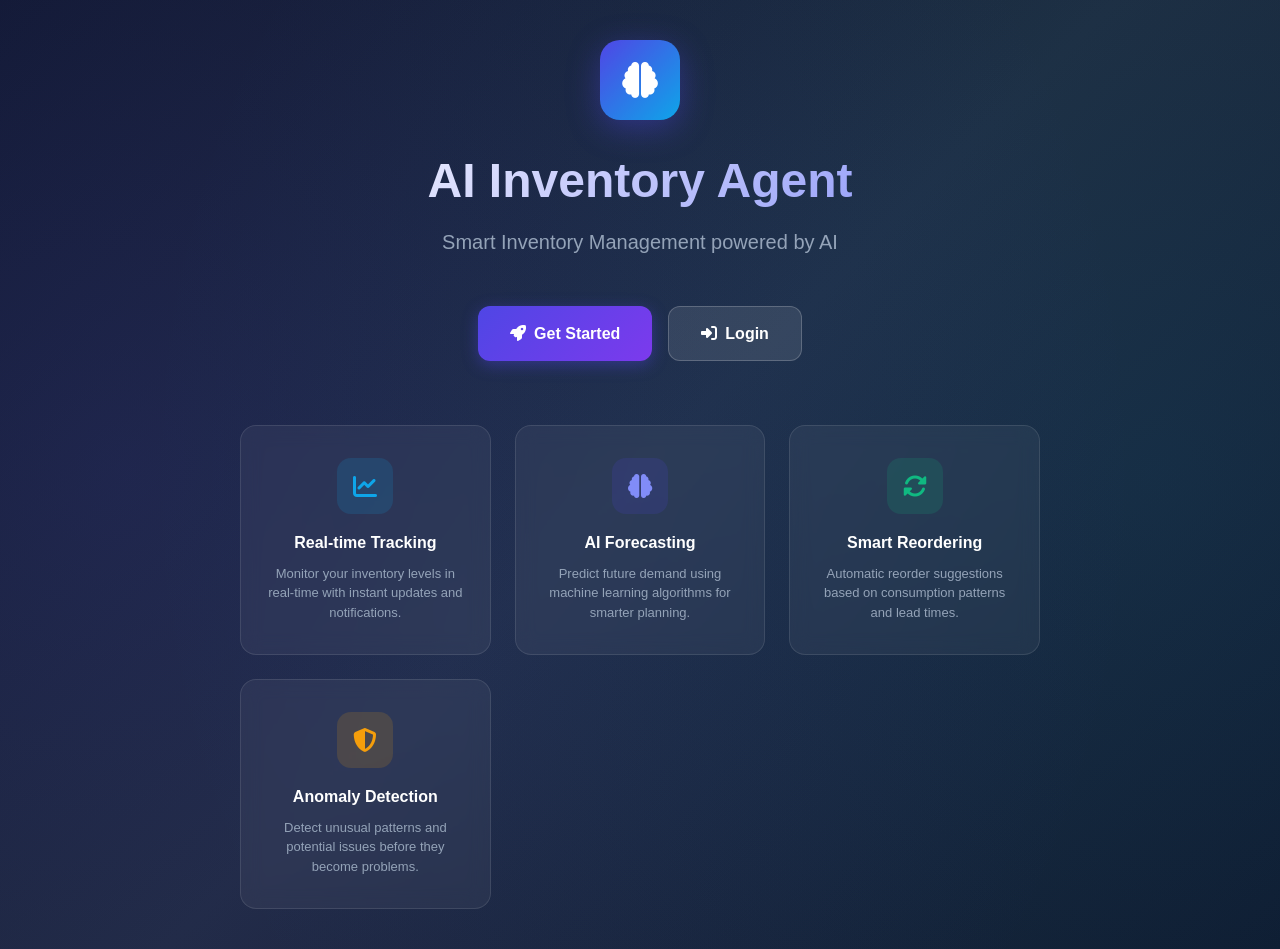
<file: frontend/index.html>
<!DOCTYPE html>
<html lang="en">
<head>
    <meta charset="UTF-8">
    <meta name="viewport" content="width=device-width, initial-scale=1.0">
    <title>AI Inventory Agent - Smart Inventory Management</title>
    <link rel="stylesheet" href="https://cdnjs.cloudflare.com/ajax/libs/font-awesome/6.4.0/css/all.min.css">
    <link rel="stylesheet" href="css/style.css">
    <style>
        * {
            margin: 0;
            padding: 0;
            box-sizing: border-box;
        }

        body {
            font-family: -apple-system, BlinkMacSystemFont, 'Segoe UI', Roboto, 'Helvetica Neue', Arial, sans-serif;
            min-height: 100vh;
            background: #0f172a;
            color: #ffffff;
        }

        .hero {
            min-height: 100vh;
            display: flex;
            flex-direction: column;
            align-items: center;
            justify-content: center;
            text-align: center;
            padding: 40px 20px;
            background: linear-gradient(135deg, #0f172a 0%, #1e293b 50%, #0f172a 100%);
            position: relative;
            overflow: hidden;
        }

        .hero::before {
            content: '';
            position: absolute;
            top: -50%;
            left: -50%;
            width: 200%;
            height: 200%;
            background: radial-gradient(circle at 30% 50%, rgba(79, 70, 229, 0.15) 0%, transparent 50%),
                        radial-gradient(circle at 70% 50%, rgba(14, 165, 233, 0.1) 0%, transparent 50%);
            animation: floatBg 20s ease-in-out infinite;
        }

        @keyframes floatBg {
            0%, 100% { transform: translate(0, 0); }
            50% { transform: translate(-5%, 5%); }
        }

        .hero-content {
            position: relative;
            z-index: 1;
            max-width: 800px;
        }

        .hero-logo {
            width: 80px;
            height: 80px;
            background: linear-gradient(135deg, #4f46e5, #0ea5e9);
            border-radius: 20px;
            display: flex;
            align-items: center;
            justify-content: center;
            margin: 0 auto 32px;
            font-size: 36px;
            color: #ffffff;
            box-shadow: 0 8px 32px rgba(79, 70, 229, 0.4);
        }

        .hero h1 {
            font-size: 48px;
            font-weight: 800;
            margin-bottom: 16px;
            background: linear-gradient(135deg, #ffffff, #818cf8);
            -webkit-background-clip: text;
            -webkit-text-fill-color: transparent;
            background-clip: text;
            line-height: 1.2;
        }

        .hero .tagline {
            font-size: 20px;
            color: #94a3b8;
            margin-bottom: 48px;
            max-width: 500px;
            margin-left: auto;
            margin-right: auto;
        }

        .hero-buttons {
            display: flex;
            gap: 16px;
            justify-content: center;
            margin-bottom: 64px;
            flex-wrap: wrap;
        }

        .hero-buttons .btn {
            padding: 14px 32px;
            font-size: 16px;
            font-weight: 600;
            border-radius: 12px;
            border: none;
            cursor: pointer;
            transition: all 0.3s;
            display: inline-flex;
            align-items: center;
            gap: 8px;
        }

        .hero-buttons .btn-primary {
            background: linear-gradient(135deg, #4f46e5, #7c3aed);
            color: #ffffff;
            box-shadow: 0 4px 16px rgba(79, 70, 229, 0.4);
        }

        .hero-buttons .btn-primary:hover {
            transform: translateY(-2px);
            box-shadow: 0 8px 24px rgba(79, 70, 229, 0.5);
        }

        .hero-buttons .btn-secondary {
            background: rgba(255, 255, 255, 0.1);
            color: #ffffff;
            border: 1px solid rgba(255, 255, 255, 0.2);
        }

        .hero-buttons .btn-secondary:hover {
            background: rgba(255, 255, 255, 0.15);
            transform: translateY(-2px);
        }

        .features-grid {
            display: grid;
            grid-template-columns: repeat(auto-fit, minmax(220px, 1fr));
            gap: 24px;
            max-width: 960px;
            width: 100%;
        }

        .feature-card {
            background: rgba(255, 255, 255, 0.05);
            border: 1px solid rgba(255, 255, 255, 0.1);
            border-radius: 16px;
            padding: 32px 24px;
            text-align: center;
            transition: all 0.3s;
            backdrop-filter: blur(10px);
        }

        .feature-card:hover {
            background: rgba(255, 255, 255, 0.08);
            border-color: rgba(79, 70, 229, 0.4);
            transform: translateY(-4px);
        }

        .feature-card .icon {
            width: 56px;
            height: 56px;
            border-radius: 14px;
            display: flex;
            align-items: center;
            justify-content: center;
            margin: 0 auto 16px;
            font-size: 24px;
        }

        .feature-card:nth-child(1) .icon {
            background: rgba(14, 165, 233, 0.15);
            color: #0ea5e9;
        }

        .feature-card:nth-child(2) .icon {
            background: rgba(79, 70, 229, 0.15);
            color: #818cf8;
        }

        .feature-card:nth-child(3) .icon {
            background: rgba(16, 185, 129, 0.15);
            color: #10b981;
        }

        .feature-card:nth-child(4) .icon {
            background: rgba(245, 158, 11, 0.15);
            color: #f59e0b;
        }

        .feature-card h3 {
            font-size: 16px;
            font-weight: 600;
            margin-bottom: 8px;
        }

        .feature-card p {
            font-size: 13px;
            color: #94a3b8;
            line-height: 1.5;
        }

        @media (max-width: 768px) {
            .hero h1 {
                font-size: 32px;
            }

            .hero .tagline {
                font-size: 16px;
            }

            .features-grid {
                grid-template-columns: 1fr 1fr;
            }
        }

        @media (max-width: 480px) {
            .features-grid {
                grid-template-columns: 1fr;
            }
        }
    </style>
</head>
<body>
    <div class="hero">
        <div class="hero-content">
            <div class="hero-logo">
                <i class="fas fa-brain"></i>
            </div>
            <h1>AI Inventory Agent</h1>
            <p class="tagline">Smart Inventory Management powered by AI</p>
            <div class="hero-buttons">
                <a href="register.html" class="btn btn-primary">
                    <i class="fas fa-rocket"></i>
                    Get Started
                </a>
                <a href="login.html" class="btn btn-secondary">
                    <i class="fas fa-sign-in-alt"></i>
                    Login
                </a>
            </div>
            <div class="features-grid">
                <div class="feature-card">
                    <div class="icon">
                        <i class="fas fa-chart-line"></i>
                    </div>
                    <h3>Real-time Tracking</h3>
                    <p>Monitor your inventory levels in real-time with instant updates and notifications.</p>
                </div>
                <div class="feature-card">
                    <div class="icon">
                        <i class="fas fa-brain"></i>
                    </div>
                    <h3>AI Forecasting</h3>
                    <p>Predict future demand using machine learning algorithms for smarter planning.</p>
                </div>
                <div class="feature-card">
                    <div class="icon">
                        <i class="fas fa-sync-alt"></i>
                    </div>
                    <h3>Smart Reordering</h3>
                    <p>Automatic reorder suggestions based on consumption patterns and lead times.</p>
                </div>
                <div class="feature-card">
                    <div class="icon">
                        <i class="fas fa-shield-alt"></i>
                    </div>
                    <h3>Anomaly Detection</h3>
                    <p>Detect unusual patterns and potential issues before they become problems.</p>
                </div>
            </div>
        </div>
    </div>

    <script src="js/config.js"></script>
    <script>
        if (sessionStorage.getItem('token')) {
            window.location.href = 'dashboard.html';
        }
    </script>
</body>
</html>
</file>
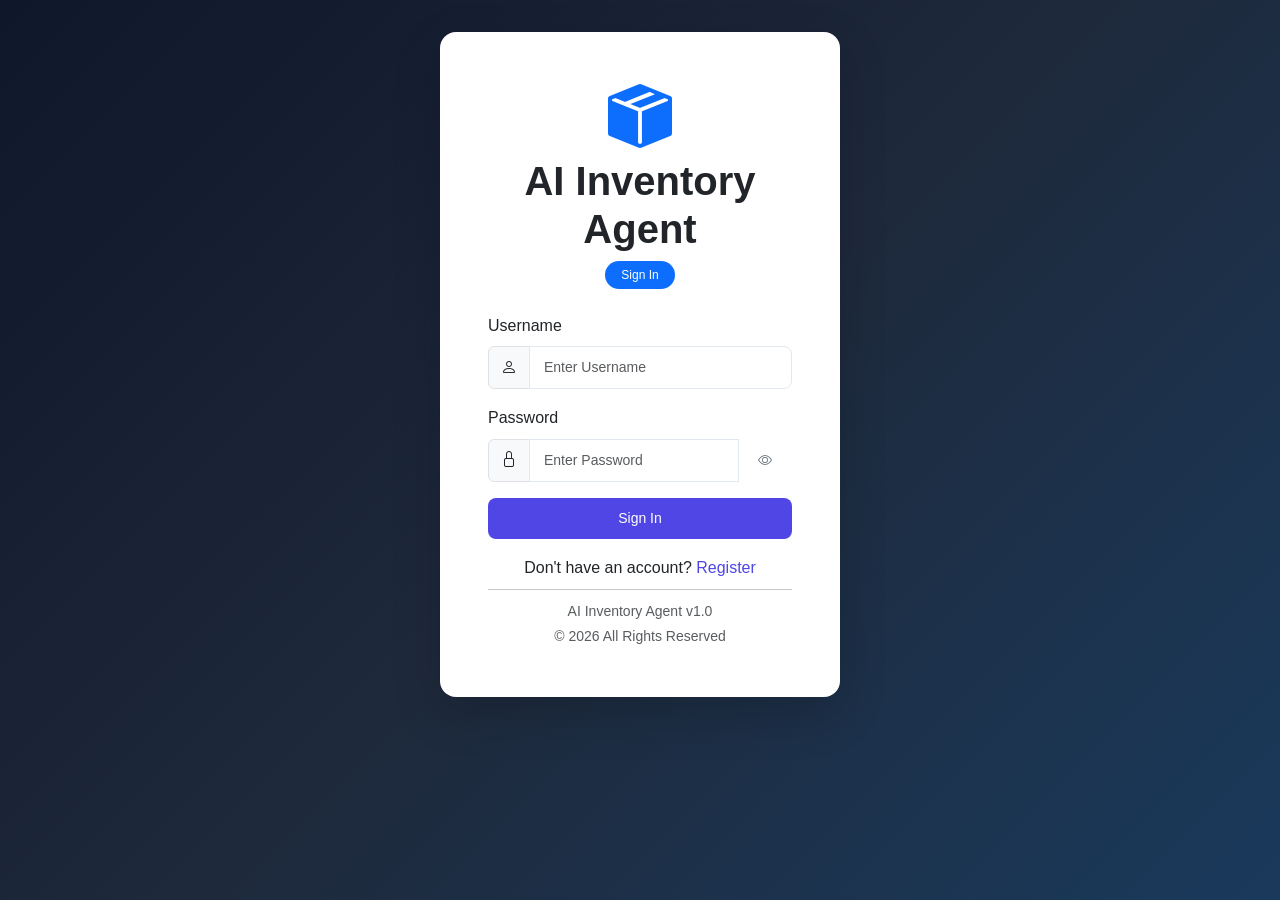
<file: frontend/ai-agent.html>
<!DOCTYPE html>
<html lang="en">
<head>
    <meta charset="UTF-8">
    <meta name="viewport" content="width=device-width, initial-scale=1.0">
    <title>AI Agent - AI Inventory Agent</title>
    <link href="https://cdn.jsdelivr.net/npm/bootstrap@5.3.3/dist/css/bootstrap.min.css" rel="stylesheet">
    <link href="https://cdn.jsdelivr.net/npm/bootstrap-icons@1.11.3/font/bootstrap-icons.min.css" rel="stylesheet">
    <link rel="stylesheet" href="css/style.css">
    <style>
        .ai-features-grid {
            display: grid;
            grid-template-columns: repeat(auto-fit, minmax(220px, 1fr));
            gap: 16px;
            margin-bottom: 24px;
        }
        .ai-feature-card {
            background: var(--white);
            border: 1px solid var(--gray-lighter);
            border-radius: var(--radius-lg);
            padding: 20px;
            text-align: center;
            cursor: pointer;
            transition: all 0.2s;
        }
        .ai-feature-card:hover {
            border-color: var(--primary);
            box-shadow: var(--shadow-md);
            transform: translateY(-2px);
        }
        .ai-feature-card i {
            font-size: 28px;
            margin-bottom: 12px;
            display: block;
        }
        .ai-feature-card h4 {
            font-size: 14px;
            font-weight: 600;
            margin-bottom: 4px;
        }
        .ai-feature-card p {
            font-size: 12px;
            color: var(--gray);
        }
        .ai-feature-card:nth-child(1) i { color: var(--secondary); }
        .ai-feature-card:nth-child(2) i { color: var(--primary); }
        .ai-feature-card:nth-child(3) i { color: var(--danger); }
        .ai-feature-card:nth-child(4) i { color: var(--success); }

        .chat-container {
            background: var(--white);
            border-radius: var(--radius-lg);
            box-shadow: var(--shadow);
            overflow: hidden;
            display: flex;
            flex-direction: column;
            height: 500px;
        }
        .chat-messages {
            flex: 1;
            overflow-y: auto;
            padding: 20px;
            display: flex;
            flex-direction: column;
            gap: 16px;
        }
        .chat-message {
            display: flex;
            gap: 12px;
            max-width: 80%;
        }
        .chat-message.user {
            align-self: flex-end;
            flex-direction: row-reverse;
        }
        .chat-message .avatar {
            width: 36px;
            height: 36px;
            border-radius: 50%;
            display: flex;
            align-items: center;
            justify-content: center;
            font-size: 14px;
            flex-shrink: 0;
        }
        .chat-message.ai .avatar {
            background: rgba(79, 70, 229, 0.1);
            color: var(--primary);
        }
        .chat-message.user .avatar {
            background: rgba(14, 165, 233, 0.1);
            color: var(--secondary);
        }
        .chat-message .bubble {
            padding: 12px 16px;
            border-radius: 12px;
            font-size: 14px;
            line-height: 1.5;
        }
        .chat-message.ai .bubble {
            background: var(--light);
            color: var(--dark);
        }
        .chat-message.user .bubble {
            background: var(--primary);
            color: var(--white);
        }
        .chat-input {
            display: flex;
            gap: 12px;
            padding: 16px 20px;
            border-top: 1px solid var(--gray-lighter);
            background: var(--white);
        }
        .chat-input input {
            flex: 1;
            padding: 12px 16px;
            border: 1px solid var(--gray-lighter);
            border-radius: var(--radius);
            font-size: 14px;
        }
        .chat-input input:focus {
            outline: none;
            border-color: var(--primary);
        }
        .chat-input button {
            padding: 12px 20px;
            background: var(--primary);
            color: var(--white);
            border: none;
            border-radius: var(--radius);
            cursor: pointer;
            font-size: 14px;
            font-weight: 500;
            transition: background 0.2s;
        }
        .chat-input button:hover {
            background: var(--primary-dark);
        }
        .chat-input button:disabled {
            opacity: 0.6;
            cursor: not-allowed;
        }

        .ai-result-card {
            background: var(--white);
            border-radius: var(--radius-lg);
            box-shadow: var(--shadow);
            padding: 24px;
            margin-top: 20px;
            display: none;
        }
        .ai-result-card.active {
            display: block;
        }
        .ai-result-card h3 {
            font-size: 16px;
            font-weight: 600;
            margin-bottom: 16px;
            display: flex;
            align-items: center;
            gap: 8px;
        }
        .ai-result-content {
            font-size: 14px;
            line-height: 1.7;
            color: var(--dark);
        }
        .ai-result-content table {
            width: 100%;
            margin-top: 12px;
        }
        .ai-result-content pre {
            background: var(--light);
            padding: 12px;
            border-radius: var(--radius);
            overflow-x: auto;
            font-size: 13px;
            margin-top: 8px;
        }

        .chat-welcome {
            text-align: center;
            padding: 60px 20px;
            color: var(--gray);
        }
        .chat-welcome i {
            font-size: 48px;
            color: var(--gray-lighter);
            margin-bottom: 16px;
        }
        .chat-welcome h3 {
            font-size: 18px;
            margin-bottom: 8px;
            color: var(--dark);
        }
        .chat-welcome p {
            font-size: 14px;
            max-width: 400px;
            margin: 0 auto;
        }
    </style>
</head>
<body>
    <nav class="sidebar" id="sidebar">
        <div class="sidebar-header">
            <div class="logo-icon"><i class="bi bi-box-seam-fill"></i></div>
            <div>
                <h2>AI Inventory</h2>
                <p>Management System</p>
            </div>
        </div>
        <ul class="sidebar-nav">
            <li><a href="dashboard.html"><i class="bi bi-speedometer2"></i> Dashboard</a></li>
            <li><a href="products.html"><i class="bi bi-box"></i> Products</a></li>
            <li><a href="inventory.html"><i class="bi bi-arrow-left-right"></i> Inventory</a></li>
            <li><a href="suppliers.html"><i class="bi bi-truck"></i> Suppliers</a></li>
            <li><a href="sales.html"><i class="bi bi-cart-check"></i> Sales</a></li>
            <li><a href="purchases.html"><i class="bi bi-bag"></i> Purchases</a></li>
            <li class="active"><a href="ai-agent.html"><i class="bi bi-robot"></i> AI Agent</a></li>
            <li><a href="reports.html"><i class="bi bi-graph-up"></i> Reports</a></li>
            <li><a href="profile.html"><i class="bi bi-person-circle"></i> Profile</a></li>
            <li class="logout-item"><a href="#" onclick="logout()"><i class="bi bi-box-arrow-left"></i> Logout</a></li>
        </ul>
    </nav>

    <div class="main-content">
        <div class="top-bar d-flex justify-content-between align-items-center mb-4">
            <button class="btn d-md-none" onclick="toggleSidebar()"><i class="bi bi-list fs-4"></i></button>
            <h4 class="mb-0">AI Agent</h4>
            <div class="d-flex align-items-center gap-2">
                <span id="userDisplay"></span>
            </div>
        </div>

        <div class="ai-features-grid">
            <div class="ai-feature-card" onclick="runAIFeature('forecast')">
                <i class="bi bi-graph-up-arrow"></i>
                <h4>Demand Forecast</h4>
                <p>Predict future product demand</p>
            </div>
            <div class="ai-feature-card" onclick="runAIFeature('reorder')">
                <i class="bi bi-arrow-repeat"></i>
                <h4>Reorder Suggestions</h4>
                <p>Get smart reorder recommendations</p>
            </div>
            <div class="ai-feature-card" onclick="runAIFeature('anomalies')">
                <i class="bi bi-exclamation-triangle"></i>
                <h4>Anomaly Detection</h4>
                <p>Detect unusual inventory patterns</p>
            </div>
            <div class="ai-feature-card" onclick="runAIFeature('stock-health')">
                <i class="bi bi-heart-pulse"></i>
                <h4>Stock Health Analysis</h4>
                <p>Analyze overall stock health</p>
            </div>
        </div>

        <div class="chat-container">
            <div class="chat-messages" id="chatMessages">
                <div class="chat-welcome">
                    <i class="bi bi-robot"></i>
                    <h3>AI Inventory Assistant</h3>
                    <p>Ask me anything about your inventory, sales, products, or get AI-powered insights and recommendations.</p>
                </div>
            </div>
            <div class="chat-input">
                <input type="text" id="chatInput" placeholder="Ask a question about your inventory..." onkeydown="if(event.key==='Enter')sendQuery()">
                <button id="sendBtn" onclick="sendQuery()">Send</button>
            </div>
        </div>

        <div class="ai-result-card" id="aiResultCard">
            <h3 id="aiResultTitle"><i class="bi bi-robot"></i> AI Result</h3>
            <div class="ai-result-content" id="aiResultContent"></div>
        </div>
    </div>

    <script src="https://cdn.jsdelivr.net/npm/bootstrap@5.3.3/dist/js/bootstrap.bundle.min.js"></script>
    <script src="js/config.js"></script>
    <script src="js/common.js"></script>
    <script src="js/ai-agent.js"></script>
</body>
</html>
</file>
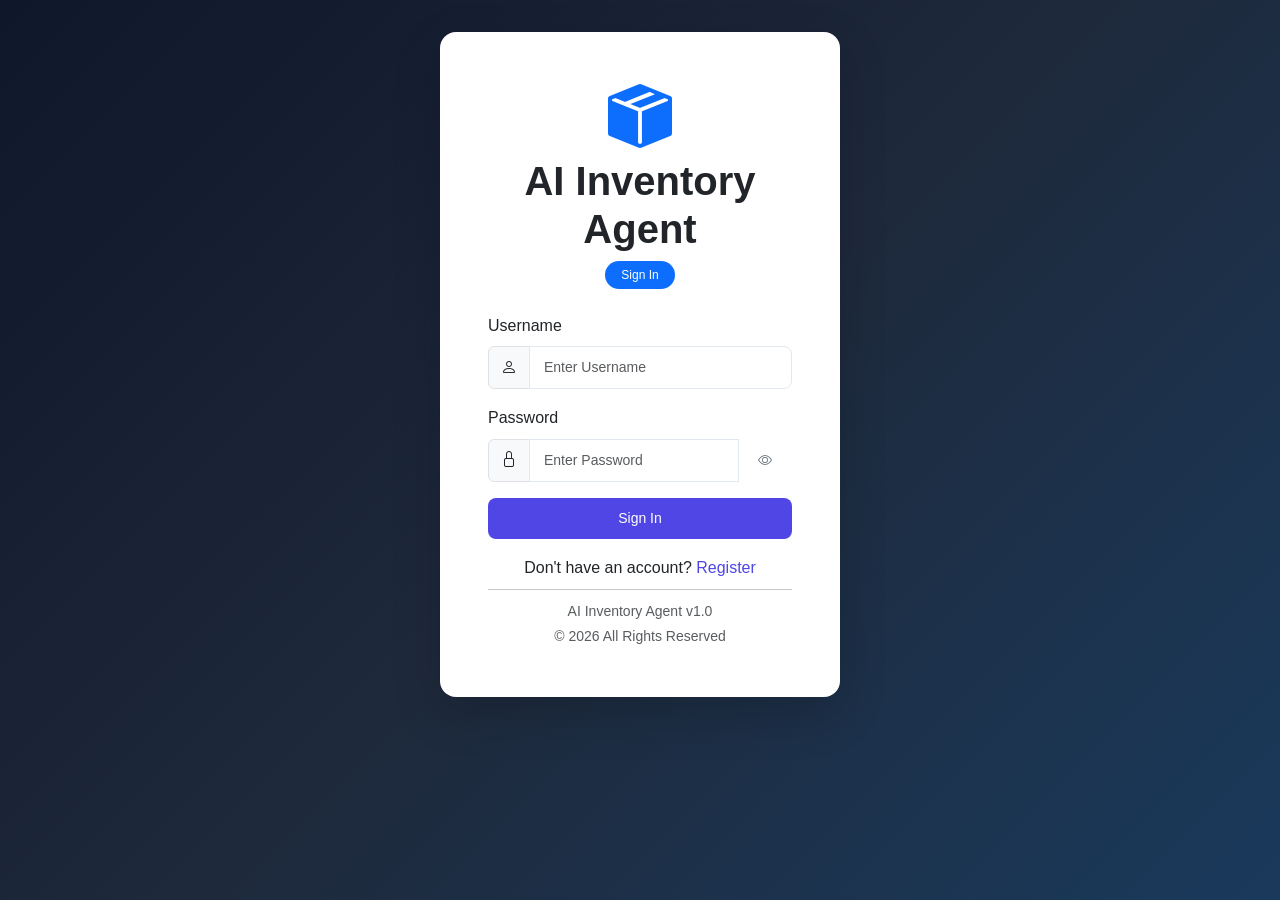
<file: frontend/inventory.html>
<!DOCTYPE html>
<html lang="en">
<head>
    <meta charset="UTF-8">
    <meta name="viewport" content="width=device-width, initial-scale=1.0">
    <title>Inventory - AI Inventory Agent</title>
    <link href="https://cdn.jsdelivr.net/npm/bootstrap@5.3.3/dist/css/bootstrap.min.css" rel="stylesheet">
    <link href="https://cdn.jsdelivr.net/npm/bootstrap-icons@1.11.3/font/bootstrap-icons.min.css" rel="stylesheet">
    <link rel="stylesheet" href="css/style.css">
</head>
<body>
    <nav class="sidebar" id="sidebar">
        <div class="sidebar-header">
            <div class="logo-icon"><i class="bi bi-box-seam-fill"></i></div>
            <div>
                <h2>AI Inventory</h2>
                <p>Management System</p>
            </div>
        </div>
        <ul class="sidebar-nav">
            <li><a href="dashboard.html"><i class="bi bi-speedometer2"></i> Dashboard</a></li>
            <li><a href="products.html"><i class="bi bi-box"></i> Products</a></li>
            <li class="active"><a href="inventory.html"><i class="bi bi-arrow-left-right"></i> Inventory</a></li>
            <li><a href="suppliers.html"><i class="bi bi-truck"></i> Suppliers</a></li>
            <li><a href="sales.html"><i class="bi bi-cart-check"></i> Sales</a></li>
            <li><a href="purchases.html"><i class="bi bi-bag"></i> Purchases</a></li>
            <li><a href="ai-agent.html"><i class="bi bi-robot"></i> AI Agent</a></li>
            <li><a href="reports.html"><i class="bi bi-graph-up"></i> Reports</a></li>
            <li><a href="profile.html"><i class="bi bi-person-circle"></i> Profile</a></li>
            <li class="logout-item"><a href="#" onclick="logout()"><i class="bi bi-box-arrow-left"></i> Logout</a></li>
        </ul>
    </nav>

    <div class="main-content">
        <div class="top-bar d-flex justify-content-between align-items-center mb-4">
            <button class="btn d-md-none" onclick="toggleSidebar()"><i class="bi bi-list fs-4"></i></button>
            <h4 class="mb-0">Inventory Movements</h4>
            <div class="d-flex align-items-center gap-2">
                <span id="userDisplay"></span>
            </div>
        </div>

        <div class="stats-grid" id="stockOverview">
            <div class="stat-card">
                <div class="stat-icon green"><i class="bi bi-arrow-up-circle"></i></div>
                <div class="stat-info">
                    <h4 id="totalIn">-</h4>
                    <p>Total IN</p>
                </div>
            </div>
            <div class="stat-card">
                <div class="stat-icon red"><i class="bi bi-arrow-down-circle"></i></div>
                <div class="stat-info">
                    <h4 id="totalOut">-</h4>
                    <p>Total OUT</p>
                </div>
            </div>
            <div class="stat-card">
                <div class="stat-icon blue"><i class="bi bi-arrow-left-right"></i></div>
                <div class="stat-info">
                    <h4 id="totalMovements">-</h4>
                    <p>Total Movements</p>
                </div>
            </div>
            <div class="stat-card">
                <div class="stat-icon purple"><i class="bi bi-sliders"></i></div>
                <div class="stat-info">
                    <h4 id="totalAdjustments">-</h4>
                    <p>Adjustments</p>
                </div>
            </div>
        </div>

        <div class="d-flex justify-content-between align-items-center mb-3 flex-wrap gap-2">
            <div class="d-flex gap-2 flex-wrap align-items-center">
                <div class="search-bar mb-0 flex-grow-1">
                    <div class="search-input">
                        <i class="bi bi-search"></i>
                        <input type="text" id="searchInput" placeholder="Search movements..." oninput="searchMovements()">
                    </div>
                </div>
                <button class="btn btn-outline" onclick="toggleFilter('inventoryFilterPanel')"><i class="bi bi-funnel"></i> Filters</button>
            </div>
            <button class="btn btn-primary" onclick="openModal('addMovementModal')">
                <i class="bi bi-plus-lg"></i> Record Movement
            </button>
        </div>

        <div class="filter-panel" id="inventoryFilterPanel">
            <div class="filter-row">
                <div class="filter-group">
                    <label>Movement Type</label>
                    <select class="form-control" id="movementTypeFilter">
                        <option value="">All Types</option>
                        <option value="IN">IN (Stock In)</option>
                        <option value="OUT">OUT (Stock Out)</option>
                        <option value="ADJUSTMENT">Adjustment</option>
                    </select>
                </div>
                <div class="filter-group">
                    <label>Product</label>
                    <select class="form-control" id="movementProductFilter">
                        <option value="">All Products</option>
                    </select>
                </div>
                <div class="filter-group">
                    <label>From</label>
                    <input type="date" class="form-control" id="movementDateFrom">
                </div>
                <div class="filter-group">
                    <label>To</label>
                    <input type="date" class="form-control" id="movementDateTo">
                </div>
                <div class="filter-actions">
                    <button class="btn btn-primary" onclick="applyMovementFilters()"><i class="bi bi-funnel"></i> Apply</button>
                    <button class="btn btn-outline" onclick="clearMovementFilters()"><i class="bi bi-x-lg"></i> Clear</button>
                </div>
            </div>
        </div>

        <div class="card">
            <div class="card-header">
                <h3>Movement History</h3>
            </div>
            <div class="table-container">
                <table>
                    <thead>
                        <tr>
                            <th>Product</th>
                            <th>Type</th>
                            <th>Qty</th>
                            <th>Reference</th>
                            <th>Date</th>
                            <th>Notes</th>
                        </tr>
                    </thead>
                    <tbody id="movementsTableBody">
                        <tr>
                            <td colspan="6" class="empty-state">
                                <div class="loading-overlay"><div class="spinner"></div> Loading movements...</div>
                            </td>
                        </tr>
                    </tbody>
                </table>
            </div>
        </div>
    </div>

    <div class="modal-overlay" id="addMovementModal">
        <div class="modal">
            <div class="modal-header">
                <h3>Record Inventory Movement</h3>
                <button class="close-btn" onclick="closeModal('addMovementModal')">&times;</button>
            </div>
            <div class="modal-body">
                <form id="movementForm" onsubmit="saveMovement(event)">
                    <div class="form-group">
                        <label for="movementProduct">Product *</label>
                        <select id="movementProduct" class="form-control" required>
                            <option value="">Select a product</option>
                        </select>
                    </div>
                    <div class="form-row">
                        <div class="form-group">
                            <label for="movementType">Movement Type *</label>
                            <select id="movementType" class="form-control" required>
                                <option value="IN">IN (Stock In)</option>
                                <option value="OUT">OUT (Stock Out)</option>
                                <option value="ADJUSTMENT">ADJUSTMENT</option>
                            </select>
                        </div>
                        <div class="form-group">
                            <label for="movementQuantity">Quantity *</label>
                            <input type="number" id="movementQuantity" class="form-control" placeholder="0" min="1" required>
                        </div>
                    </div>
                    <div class="form-group">
                        <label for="movementReference">Reference Number</label>
                        <input type="text" id="movementReference" class="form-control" placeholder="e.g., PO-001, SO-001">
                    </div>
                    <div class="form-group">
                        <label for="movementNotes">Notes</label>
                        <textarea id="movementNotes" class="form-control" placeholder="Additional notes about this movement"></textarea>
                    </div>
                </form>
            </div>
            <div class="modal-footer">
                <button class="btn btn-outline" onclick="closeModal('addMovementModal')">Cancel</button>
                <button class="btn btn-primary" onclick="document.getElementById('movementForm').requestSubmit()">
                    <i class="bi bi-check-lg"></i> Record Movement
                </button>
            </div>
        </div>
    </div>

    <script src="https://cdn.jsdelivr.net/npm/bootstrap@5.3.3/dist/js/bootstrap.bundle.min.js"></script>
    <script src="js/config.js"></script>
    <script src="js/common.js"></script>
    <script src="js/inventory.js"></script>
</body>
</html>
</file>
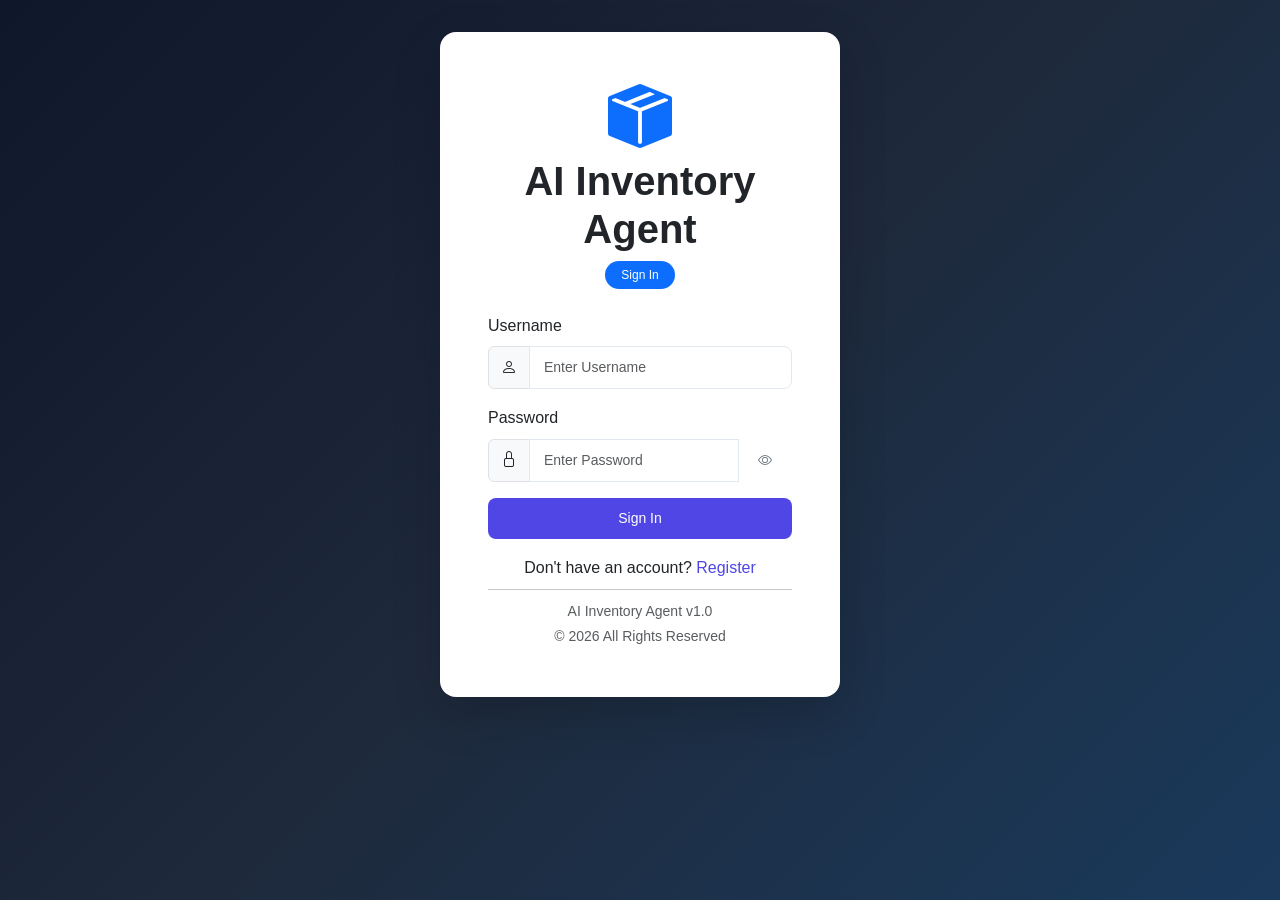
<file: frontend/login.html>
<!DOCTYPE html>
<html lang="en">
<head>
    <meta charset="UTF-8">
    <meta name="viewport" content="width=device-width, initial-scale=1">
    <title>Login - AI Inventory Agent</title>
    <link href="https://cdn.jsdelivr.net/npm/bootstrap@5.3.3/dist/css/bootstrap.min.css" rel="stylesheet">
    <link href="https://cdn.jsdelivr.net/npm/bootstrap-icons@1.11.3/font/bootstrap-icons.css" rel="stylesheet">
    <link rel="stylesheet" href="css/style.css">
</head>
<body>
    <div class="container-fluid login-bg auth-wrapper">
        <div class="row justify-content-center align-items-center h-100">
            <div class="col-xl-4 col-lg-5 col-md-6 col-sm-10">
                <div class="card shadow-lg border-0 rounded-4 auth-card">
                    <div class="card-body p-4 d-flex flex-column">
                        <div class="text-center mb-3 flex-shrink-0">
                            <i class="bi bi-box-seam-fill display-3 text-primary"></i>
                            <h2 class="fw-bold display-6 mb-2">AI Inventory Agent</h2>
                            <span class="badge bg-primary rounded-pill px-3 py-2 mb-2">Sign In</span>
                        </div>
                        <div class="auth-form">
                            <form id="loginForm">
                                <div class="mb-3">
                                    <label class="form-label">Username</label>
                                    <div class="input-group">
                                        <span class="input-group-text"><i class="bi bi-person"></i></span>
                                        <input type="text" class="form-control" id="username" placeholder="Enter Username" required>
                                    </div>
                                </div>
                                <div class="mb-3">
                                    <label class="form-label">Password</label>
                                    <div class="input-group">
                                        <span class="input-group-text"><i class="bi bi-lock"></i></span>
                                        <input type="password" class="form-control" id="password" placeholder="Enter Password" required>
                                        <button class="btn btn-outline-secondary" type="button" id="togglePassword">
                                            <i class="bi bi-eye"></i>
                                        </button>
                                    </div>
                                </div>
                                <div id="loginError" class="alert alert-danger d-none"></div>
                                <button type="submit" class="btn btn-primary w-100 d-flex justify-content-center align-items-center gap-2">
                                    Sign In
                                </button>
                            </form>
                        </div>
                        <div class="text-center mt-3 flex-shrink-0">
                            Don't have an account? <a href="register.html">Register</a>
                            <hr class="my-2">
                            <small class="text-muted">
                                AI Inventory Agent v1.0<br>
                                &copy; 2026 All Rights Reserved
                            </small>
                        </div>
                    </div>
                </div>
            </div>
        </div>
    </div>
    <script src="https://cdn.jsdelivr.net/npm/bootstrap@5.3.3/dist/js/bootstrap.bundle.min.js"></script>
    <script src="js/config.js"></script>
    <script src="js/auth.js"></script>
</body>
</html>
</file>
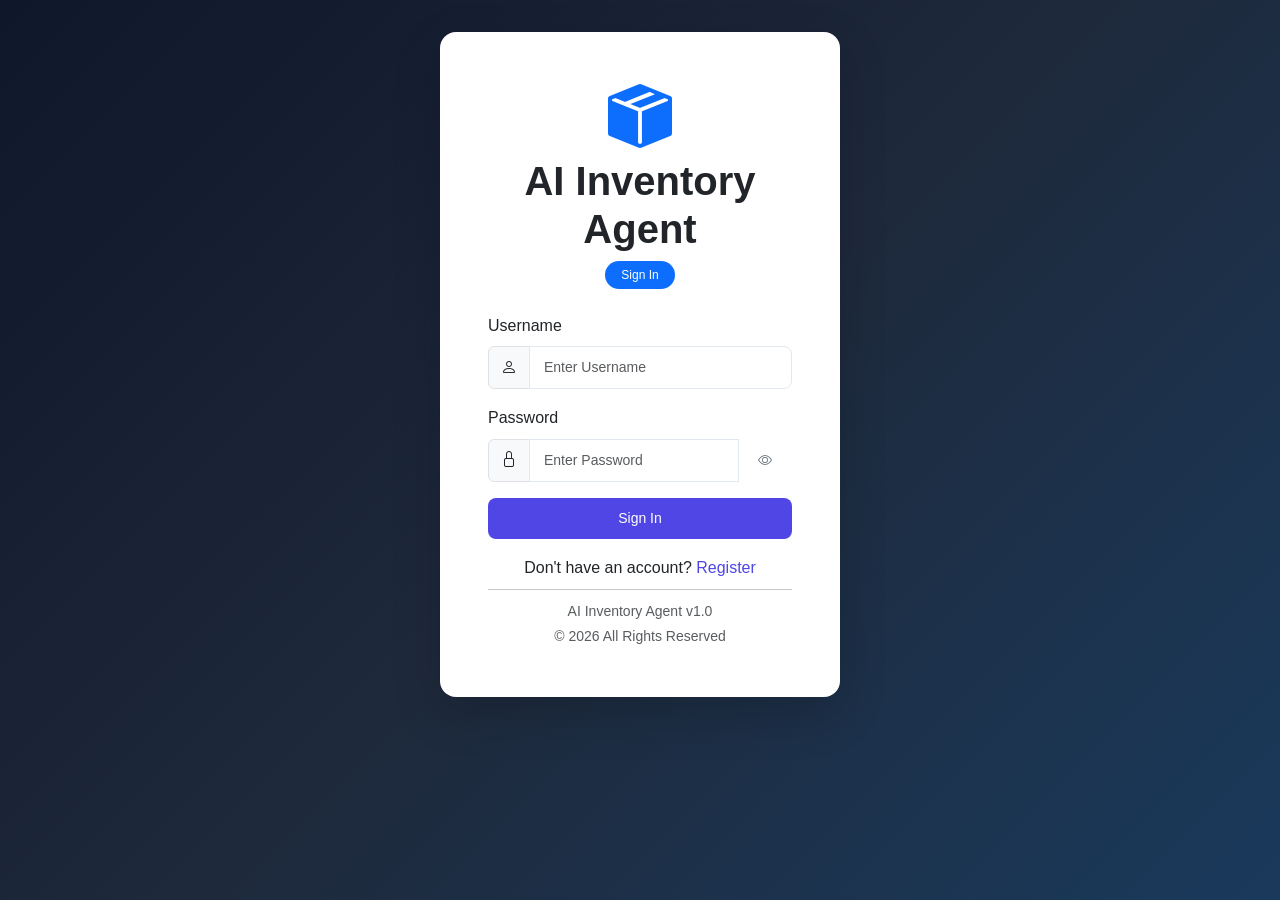
<file: frontend/products.html>
<!DOCTYPE html>
<html lang="en">
<head>
    <meta charset="UTF-8">
    <meta name="viewport" content="width=device-width, initial-scale=1.0">
    <title>Products - AI Inventory Agent</title>
    <link href="https://cdn.jsdelivr.net/npm/bootstrap@5.3.3/dist/css/bootstrap.min.css" rel="stylesheet">
    <link href="https://cdn.jsdelivr.net/npm/bootstrap-icons@1.11.3/font/bootstrap-icons.min.css" rel="stylesheet">
    <link rel="stylesheet" href="css/style.css">
</head>
<body>
    <nav class="sidebar" id="sidebar">
        <div class="sidebar-header">
            <div class="logo-icon"><i class="bi bi-box-seam-fill"></i></div>
            <div>
                <h2>AI Inventory</h2>
                <p>Management System</p>
            </div>
        </div>
        <ul class="sidebar-nav">
            <li><a href="dashboard.html"><i class="bi bi-speedometer2"></i> Dashboard</a></li>
            <li class="active"><a href="products.html"><i class="bi bi-box"></i> Products</a></li>
            <li><a href="inventory.html"><i class="bi bi-arrow-left-right"></i> Inventory</a></li>
            <li><a href="suppliers.html"><i class="bi bi-truck"></i> Suppliers</a></li>
            <li><a href="sales.html"><i class="bi bi-cart-check"></i> Sales</a></li>
            <li><a href="purchases.html"><i class="bi bi-bag"></i> Purchases</a></li>
            <li><a href="ai-agent.html"><i class="bi bi-robot"></i> AI Agent</a></li>
            <li><a href="reports.html"><i class="bi bi-graph-up"></i> Reports</a></li>
            <li><a href="profile.html"><i class="bi bi-person-circle"></i> Profile</a></li>
            <li class="logout-item"><a href="#" onclick="logout()"><i class="bi bi-box-arrow-left"></i> Logout</a></li>
        </ul>
    </nav>

    <div class="main-content">
        <div class="top-bar d-flex justify-content-between align-items-center mb-4">
            <button class="btn d-md-none" onclick="toggleSidebar()"><i class="bi bi-list fs-4"></i></button>
            <h4 class="mb-0">Products</h4>
            <div class="d-flex align-items-center gap-2">
                <span id="userDisplay"></span>
            </div>
        </div>

        <div class="d-flex justify-content-between align-items-center mb-3 flex-wrap gap-2">
            <div class="d-flex gap-2 flex-wrap align-items-center">
                <div class="search-bar mb-0 flex-grow-1">
                    <div class="search-input">
                        <i class="bi bi-search"></i>
                        <input type="text" id="searchInput" placeholder="Search products..." oninput="searchProducts()">
                    </div>
                </div>
                <button class="btn btn-outline" onclick="toggleFilter('productsFilterPanel')"><i class="bi bi-funnel"></i> Filters</button>
            </div>
            <button class="btn btn-primary" onclick="resetProductForm(); openModal('addProductModal')">
                <i class="bi bi-plus-lg"></i> Add Product
            </button>
        </div>

        <div class="filter-panel" id="productsFilterPanel">
            <div class="filter-row">
                <div class="filter-group">
                    <label>Category</label>
                    <select class="form-control" id="productCategoryFilter">
                        <option value="">All Categories</option>
                    </select>
                </div>
                <div class="filter-group">
                    <label>Status</label>
                    <select class="form-control" id="productStatusFilter">
                        <option value="">All Status</option>
                        <option value="active">Active</option>
                        <option value="inactive">Inactive</option>
                    </select>
                </div>
                <div class="filter-group">
                    <label>Sort By</label>
                    <select class="form-control" id="productSortFilter">
                        <option value="">Default</option>
                        <option value="name">Name</option>
                        <option value="price-asc">Price Low-High</option>
                        <option value="price-desc">Price High-Low</option>
                    </select>
                </div>
                <div class="filter-actions">
                    <button class="btn btn-primary" onclick="applyProductFilters()"><i class="bi bi-funnel"></i> Apply</button>
                    <button class="btn btn-outline" onclick="clearProductFilters()"><i class="bi bi-x-lg"></i> Clear</button>
                </div>
            </div>
        </div>

        <div class="card">
            <div class="table-container">
                <table>
                    <thead>
                        <tr>
                            <th>Name</th>
                            <th>SKU</th>
                            <th>Category</th>
                            <th>Price</th>
                            <th>Stock</th>
                            <th>Status</th>
                            <th>Actions</th>
                        </tr>
                    </thead>
                    <tbody id="productsTableBody">
                        <tr>
                            <td colspan="7" class="empty-state">
                                <div class="loading-overlay"><div class="spinner"></div> Loading products...</div>
                            </td>
                        </tr>
                    </tbody>
                </table>
            </div>
        </div>
    </div>

    <div class="modal-overlay" id="addProductModal">
        <div class="modal">
            <div class="modal-header">
                <h3 id="productModalTitle">Add New Product</h3>
                <button class="close-btn" onclick="closeModal('addProductModal')">&times;</button>
            </div>
            <div class="modal-body">
                <form id="productForm" onsubmit="saveProduct(event)">
                    <input type="hidden" id="editProductId" value="">
                    <div class="form-row">
                        <div class="form-group">
                            <label for="productName">Product Name *</label>
                            <input type="text" id="productName" class="form-control" placeholder="Product name" required>
                        </div>
                        <div class="form-group">
                            <label for="productSku">SKU *</label>
                            <input type="text" id="productSku" class="form-control" placeholder="e.g., PRD-001" required>
                        </div>
                    </div>
                    <div class="form-group">
                        <label for="productDescription">Description</label>
                        <textarea id="productDescription" class="form-control" placeholder="Product description"></textarea>
                    </div>
                    <div class="form-row">
                        <div class="form-group">
                            <label for="productCategory">Category *</label>
                            <input type="text" id="productCategory" class="form-control" placeholder="e.g., Electronics" required>
                        </div>
                        <div class="form-group">
                            <label for="productReorderLevel">Reorder Level *</label>
                            <input type="number" id="productReorderLevel" class="form-control" placeholder="10" min="0" required>
                        </div>
                    </div>
                    <div class="form-row">
                        <div class="form-group">
                            <label for="productUnitPrice">Unit Price ($) *</label>
                            <input type="number" id="productUnitPrice" class="form-control" placeholder="0.00" step="0.01" min="0.01" required>
                        </div>
                        <div class="form-group">
                            <label for="productCostPrice">Cost Price ($) *</label>
                            <input type="number" id="productCostPrice" class="form-control" placeholder="0.00" step="0.01" min="0.01" required>
                        </div>
                    </div>
                </form>
            </div>
            <div class="modal-footer">
                <button class="btn btn-outline" onclick="closeModal('addProductModal')">Cancel</button>
                <button class="btn btn-primary" onclick="document.getElementById('productForm').requestSubmit()">
                    <i class="bi bi-check-lg"></i> Save Product
                </button>
            </div>
        </div>
    </div>

    <script src="https://cdn.jsdelivr.net/npm/bootstrap@5.3.3/dist/js/bootstrap.bundle.min.js"></script>
    <script src="js/config.js"></script>
    <script src="js/common.js"></script>
    <script src="js/products.js"></script>
</body>
</html>
</file>
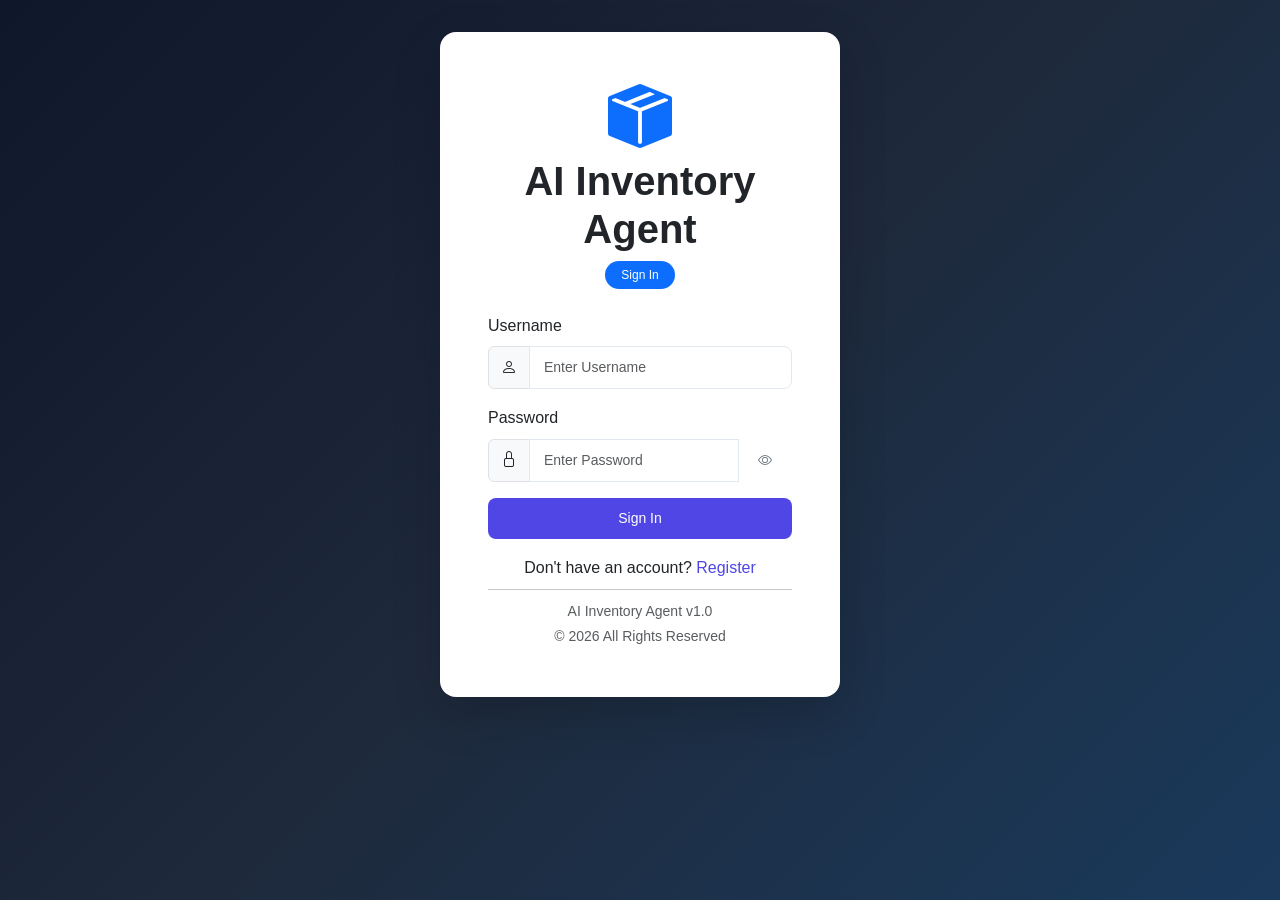
<file: frontend/profile.html>
<!DOCTYPE html>
<html lang="en">
<head>
    <meta charset="UTF-8">
    <meta name="viewport" content="width=device-width, initial-scale=1.0">
    <title>Profile - AI Inventory Agent</title>
    <link href="https://cdn.jsdelivr.net/npm/bootstrap@5.3.3/dist/css/bootstrap.min.css" rel="stylesheet">
    <link href="https://cdn.jsdelivr.net/npm/bootstrap-icons@1.11.3/font/bootstrap-icons.min.css" rel="stylesheet">
    <link rel="stylesheet" href="css/style.css">
</head>
<body>
    <nav class="sidebar" id="sidebar">
        <div class="sidebar-header">
            <div class="logo-icon"><i class="bi bi-box-seam-fill"></i></div>
            <div>
                <h2>AI Inventory</h2>
                <p>Management System</p>
            </div>
        </div>
        <ul class="sidebar-nav">
            <li><a href="dashboard.html"><i class="bi bi-speedometer2"></i> Dashboard</a></li>
            <li><a href="products.html"><i class="bi bi-box"></i> Products</a></li>
            <li><a href="inventory.html"><i class="bi bi-arrow-left-right"></i> Inventory</a></li>
            <li><a href="suppliers.html"><i class="bi bi-truck"></i> Suppliers</a></li>
            <li><a href="sales.html"><i class="bi bi-cart-check"></i> Sales</a></li>
            <li><a href="purchases.html"><i class="bi bi-bag"></i> Purchases</a></li>
            <li><a href="ai-agent.html"><i class="bi bi-robot"></i> AI Agent</a></li>
            <li><a href="reports.html"><i class="bi bi-graph-up"></i> Reports</a></li>
            <li class="active"><a href="profile.html"><i class="bi bi-person-circle"></i> Profile</a></li>
            <li class="logout-item"><a href="#" onclick="logout()"><i class="bi bi-box-arrow-left"></i> Logout</a></li>
        </ul>
    </nav>

    <div class="main-content">
        <div class="top-bar d-flex justify-content-between align-items-center mb-4">
            <button class="btn d-md-none" onclick="toggleSidebar()"><i class="bi bi-list fs-4"></i></button>
            <h4 class="mb-0">Profile</h4>
            <div class="d-flex align-items-center gap-2">
                <span id="userDisplay"></span>
            </div>
        </div>

        <div class="grid-2">
            <div class="card">
                <div class="card-header">
                    <h3><i class="bi bi-person" style="margin-right: 8px;"></i> Profile Information</h3>
                </div>
                <div id="profileInfo">
                    <div class="loading-overlay"><div class="spinner"></div> Loading profile...</div>
                </div>
            </div>

            <div>
                <div class="card">
                    <div class="card-header">
                        <h3><i class="bi bi-pencil-square" style="margin-right: 8px;"></i> Edit Profile</h3>
                    </div>
                    <form id="editProfileForm" onsubmit="updateProfile(event)">
                        <div class="form-group">
                            <label for="editFullName">Full Name</label>
                            <input type="text" id="editFullName" class="form-control" placeholder="Your full name">
                        </div>
                        <div class="form-group">
                            <label for="editEmail">Email</label>
                            <input type="email" id="editEmail" class="form-control" placeholder="Your email">
                        </div>
                        <div class="form-group">
                            <label for="editUsername">Username</label>
                            <input type="text" id="editUsername" class="form-control" placeholder="Your username" readonly style="background: #f1f5f9; cursor: not-allowed;">
                        </div>
                        <button type="submit" class="btn btn-primary">
                            <i class="bi bi-check-lg"></i> Save Changes
                        </button>
                    </form>
                </div>

                <div class="card">
                    <div class="card-header">
                        <h3><i class="bi bi-lock" style="margin-right: 8px;"></i> Change Password</h3>
                    </div>
                    <form id="changePasswordForm" onsubmit="changePassword(event)">
                        <div class="form-group">
                            <label for="currentPassword">Current Password</label>
                            <input type="password" id="currentPassword" class="form-control" placeholder="Enter current password" required>
                        </div>
                        <div class="form-group">
                            <label for="newPassword">New Password</label>
                            <input type="password" id="newPassword" class="form-control" placeholder="Enter new password (min 6 chars)" required minlength="6">
                        </div>
                        <div class="form-group">
                            <label for="confirmNewPassword">Confirm New Password</label>
                            <input type="password" id="confirmNewPassword" class="form-control" placeholder="Confirm new password" required>
                        </div>
                        <button type="submit" class="btn btn-warning">
                            <i class="bi bi-key"></i> Change Password
                        </button>
                    </form>
                </div>
            </div>
        </div>
    </div>

    <script src="https://cdn.jsdelivr.net/npm/bootstrap@5.3.3/dist/js/bootstrap.bundle.min.js"></script>
    <script src="js/config.js"></script>
    <script src="js/common.js"></script>
    <script src="js/profile.js"></script>
</body>
</html>
</file>
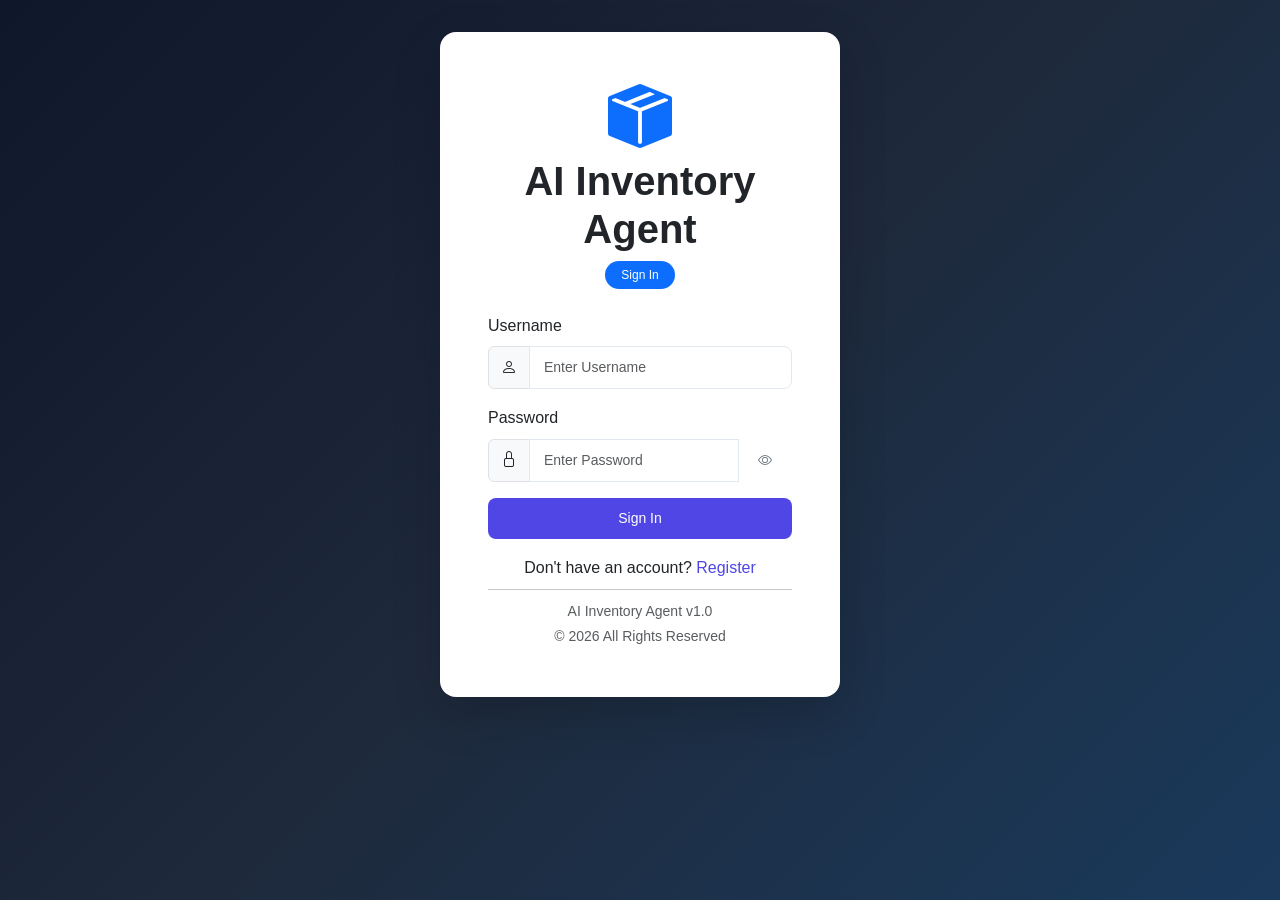
<file: frontend/purchases.html>
<!DOCTYPE html>
<html lang="en">
<head>
    <meta charset="UTF-8">
    <meta name="viewport" content="width=device-width, initial-scale=1.0">
    <title>Purchases - AI Inventory Agent</title>
    <link href="https://cdn.jsdelivr.net/npm/bootstrap@5.3.3/dist/css/bootstrap.min.css" rel="stylesheet">
    <link href="https://cdn.jsdelivr.net/npm/bootstrap-icons@1.11.3/font/bootstrap-icons.min.css" rel="stylesheet">
    <link rel="stylesheet" href="css/style.css">
</head>
<body>
    <nav class="sidebar" id="sidebar">
        <div class="sidebar-header">
            <div class="logo-icon"><i class="bi bi-box-seam-fill"></i></div>
            <div>
                <h2>AI Inventory</h2>
                <p>Management System</p>
            </div>
        </div>
        <ul class="sidebar-nav">
            <li><a href="dashboard.html"><i class="bi bi-speedometer2"></i> Dashboard</a></li>
            <li><a href="products.html"><i class="bi bi-box"></i> Products</a></li>
            <li><a href="inventory.html"><i class="bi bi-arrow-left-right"></i> Inventory</a></li>
            <li><a href="suppliers.html"><i class="bi bi-truck"></i> Suppliers</a></li>
            <li><a href="sales.html"><i class="bi bi-cart-check"></i> Sales</a></li>
            <li class="active"><a href="purchases.html"><i class="bi bi-bag"></i> Purchases</a></li>
            <li><a href="ai-agent.html"><i class="bi bi-robot"></i> AI Agent</a></li>
            <li><a href="reports.html"><i class="bi bi-graph-up"></i> Reports</a></li>
            <li><a href="profile.html"><i class="bi bi-person-circle"></i> Profile</a></li>
            <li class="logout-item"><a href="#" onclick="logout()"><i class="bi bi-box-arrow-left"></i> Logout</a></li>
        </ul>
    </nav>

    <div class="main-content">
        <div class="top-bar d-flex justify-content-between align-items-center mb-4">
            <button class="btn d-md-none" onclick="toggleSidebar()"><i class="bi bi-list fs-4"></i></button>
            <h4 class="mb-0">Purchases</h4>
            <div class="d-flex align-items-center gap-2">
                <span id="userDisplay"></span>
            </div>
        </div>

        <div class="d-flex justify-content-between align-items-center mb-3 flex-wrap gap-2">
            <div class="d-flex gap-2 flex-wrap align-items-center">
                <div class="search-bar mb-0 flex-grow-1">
                    <div class="search-input">
                        <i class="bi bi-search"></i>
                        <input type="text" id="searchInput" placeholder="Search purchases..." oninput="searchPurchases()">
                    </div>
                </div>
                <button class="btn btn-outline" onclick="toggleFilter('purchasesFilterPanel')"><i class="bi bi-funnel"></i> Filters</button>
            </div>
            <button class="btn btn-primary" onclick="openModal('addPurchaseModal')">
                <i class="bi bi-plus-lg"></i> Create Purchase
            </button>
        </div>

        <div class="filter-panel" id="purchasesFilterPanel">
            <div class="filter-row">
                <div class="filter-group">
                    <label>Supplier</label>
                    <select class="form-control" id="purchaseSupplierFilter">
                        <option value="">All Suppliers</option>
                    </select>
                </div>
                <div class="filter-group">
                    <label>Status</label>
                    <select class="form-control" id="purchaseStatusFilter">
                        <option value="">All Status</option>
                        <option value="ORDERED">Ordered</option>
                        <option value="RECEIVED">Received</option>
                        <option value="CANCELLED">Cancelled</option>
                    </select>
                </div>
                <div class="filter-group">
                    <label>From</label>
                    <input type="date" class="form-control" id="purchaseDateFrom">
                </div>
                <div class="filter-group">
                    <label>To</label>
                    <input type="date" class="form-control" id="purchaseDateTo">
                </div>
                <div class="filter-actions">
                    <button class="btn btn-primary" onclick="applyPurchaseFilters()"><i class="bi bi-funnel"></i> Apply</button>
                    <button class="btn btn-outline" onclick="clearPurchaseFilters()"><i class="bi bi-x-lg"></i> Clear</button>
                </div>
            </div>
        </div>

        <div class="stats-grid">
            <div class="stat-card">
                <div class="stat-icon blue"><i class="bi bi-bag"></i></div>
                <div class="stat-info">
                    <h4 id="totalPurchases">0</h4>
                    <p>Total Purchases</p>
                </div>
            </div>
            <div class="stat-card">
                <div class="stat-icon green"><i class="bi bi-currency-dollar"></i></div>
                <div class="stat-info">
                    <h4 id="totalSpend">$0.00</h4>
                    <p>Total Spend</p>
                </div>
            </div>
            <div class="stat-card">
                <div class="stat-icon orange"><i class="bi bi-clock"></i></div>
                <div class="stat-info">
                    <h4 id="orderedCount">0</h4>
                    <p>Ordered</p>
                </div>
            </div>
            <div class="stat-card">
                <div class="stat-icon purple"><i class="bi bi-check-circle"></i></div>
                <div class="stat-info">
                    <h4 id="receivedCount">0</h4>
                    <p>Received</p>
                </div>
            </div>
        </div>

        <div class="card">
            <div class="card-header">
                <h3>Purchase History</h3>
            </div>
            <div class="table-container">
                <table>
                    <thead>
                        <tr>
                            <th>Product</th>
                            <th>Supplier</th>
                            <th>Qty</th>
                            <th>Cost</th>
                            <th>Total</th>
                            <th>Date</th>
                            <th>Status</th>
                            <th>Actions</th>
                        </tr>
                    </thead>
                    <tbody id="purchasesTableBody">
                        <tr>
                            <td colspan="8" class="empty-state">
                                <div class="loading-overlay"><div class="spinner"></div> Loading purchases...</div>
                            </td>
                        </tr>
                    </tbody>
                </table>
            </div>
        </div>
    </div>

    <div class="modal-overlay" id="addPurchaseModal">
        <div class="modal">
            <div class="modal-header">
                <h3>Create New Purchase</h3>
                <button class="close-btn" onclick="closeModal('addPurchaseModal')">&times;</button>
            </div>
            <div class="modal-body">
                <form id="purchaseForm" onsubmit="savePurchase(event)">
                    <div class="form-group">
                        <label for="purchaseProduct">Product *</label>
                        <select id="purchaseProduct" class="form-control" required>
                            <option value="">Select a product</option>
                        </select>
                    </div>
                    <div class="form-group">
                        <label for="purchaseSupplier">Supplier *</label>
                        <select id="purchaseSupplier" class="form-control" required>
                            <option value="">Select a supplier</option>
                        </select>
                    </div>
                    <div class="form-row">
                        <div class="form-group">
                            <label for="purchaseQuantity">Quantity *</label>
                            <input type="number" id="purchaseQuantity" class="form-control" placeholder="0" min="1" required>
                        </div>
                        <div class="form-group">
                            <label for="purchaseUnitCost">Unit Cost ($) *</label>
                            <input type="number" id="purchaseUnitCost" class="form-control" placeholder="0.00" step="0.01" min="0.01" required>
                        </div>
                    </div>
                </form>
            </div>
            <div class="modal-footer">
                <button class="btn btn-outline" onclick="closeModal('addPurchaseModal')">Cancel</button>
                <button class="btn btn-primary" onclick="document.getElementById('purchaseForm').requestSubmit()">
                    <i class="bi bi-check-lg"></i> Save Purchase
                </button>
            </div>
        </div>
    </div>

    <script src="https://cdn.jsdelivr.net/npm/bootstrap@5.3.3/dist/js/bootstrap.bundle.min.js"></script>
    <script src="js/config.js"></script>
    <script src="js/common.js"></script>
    <script src="js/purchases.js"></script>
</body>
</html>
</file>
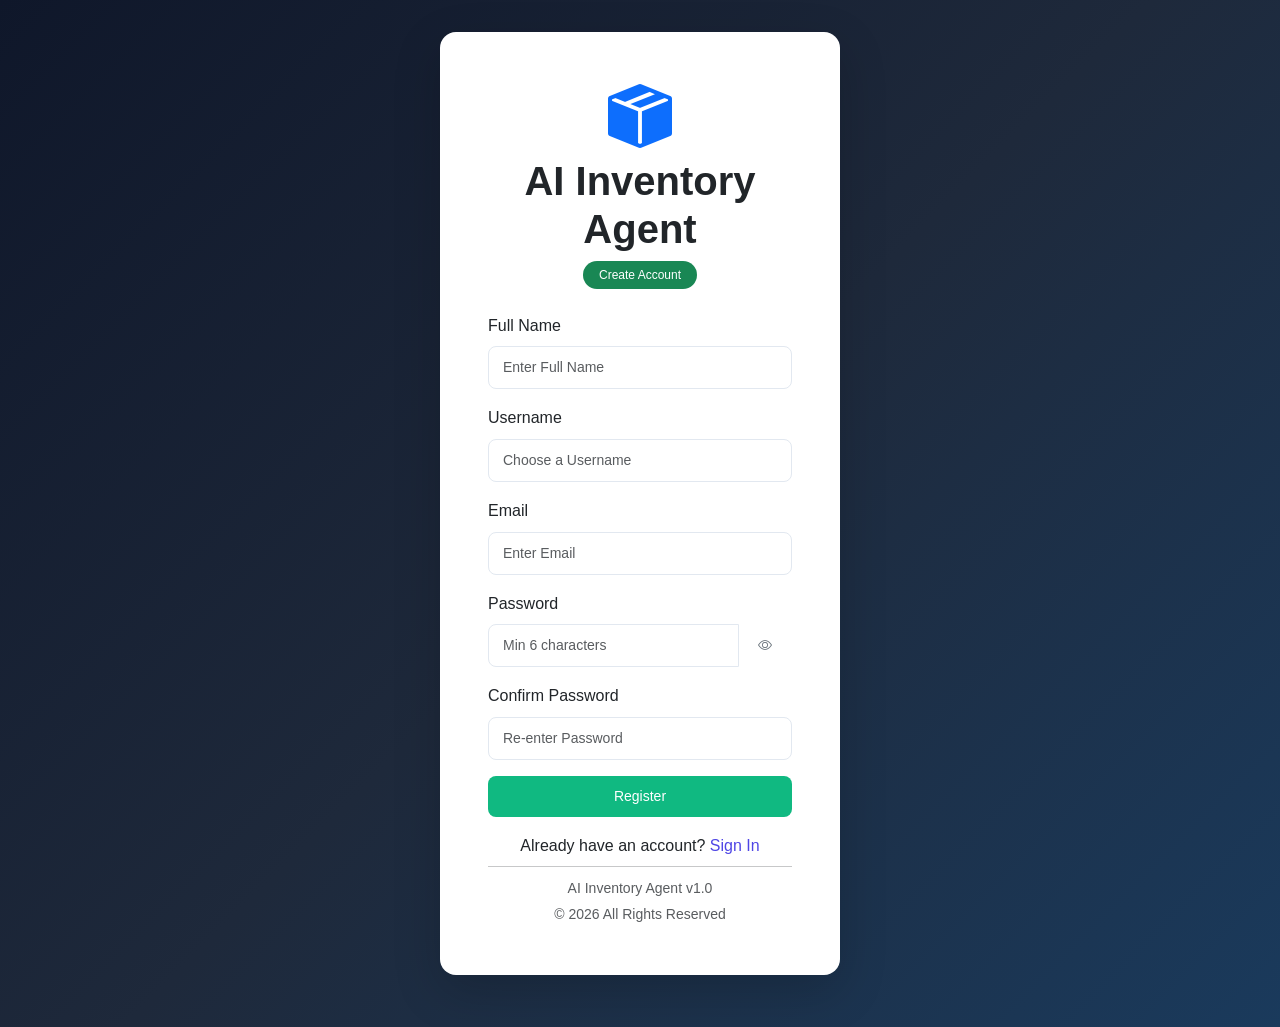
<file: frontend/register.html>
<!DOCTYPE html>
<html lang="en">
<head>
    <meta charset="UTF-8">
    <meta name="viewport" content="width=device-width, initial-scale=1">
    <title>Register - AI Inventory Agent</title>
    <link href="https://cdn.jsdelivr.net/npm/bootstrap@5.3.3/dist/css/bootstrap.min.css" rel="stylesheet">
    <link href="https://cdn.jsdelivr.net/npm/bootstrap-icons@1.11.3/font/bootstrap-icons.css" rel="stylesheet">
    <link rel="stylesheet" href="css/style.css">
</head>
<body>
    <div class="container-fluid login-bg auth-wrapper">
        <div class="row justify-content-center align-items-center h-100">
            <div class="col-xl-4 col-lg-5 col-md-6 col-sm-10">
                <div class="card shadow-lg border-0 rounded-4 auth-card">
                    <div class="card-body p-4 d-flex flex-column">
                        <div class="text-center mb-3 flex-shrink-0">
                            <i class="bi bi-box-seam-fill display-3 text-primary"></i>
                            <h2 class="fw-bold display-6 mb-2">AI Inventory Agent</h2>
                            <span class="badge bg-success rounded-pill px-3 py-2 mb-2">Create Account</span>
                        </div>
                        <div class="auth-form">
                            <form id="registerForm">
                                <div class="mb-3">
                                    <label class="form-label">Full Name</label>
                                    <input type="text" class="form-control" id="fullName" placeholder="Enter Full Name" required>
                                </div>
                                <div class="mb-3">
                                    <label class="form-label">Username</label>
                                    <input type="text" class="form-control" id="username" placeholder="Choose a Username" required minlength="3">
                                </div>
                                <div class="mb-3">
                                    <label class="form-label">Email</label>
                                    <input type="email" class="form-control" id="email" placeholder="Enter Email" required>
                                </div>
                                <div class="mb-3">
                                    <label class="form-label">Password</label>
                                    <div class="input-group">
                                        <input type="password" class="form-control" id="password" placeholder="Min 6 characters" required minlength="6">
                                        <button class="btn btn-outline-secondary" type="button" id="togglePassword">
                                            <i class="bi bi-eye"></i>
                                        </button>
                                    </div>
                                </div>
                                <div class="mb-3">
                                    <label class="form-label">Confirm Password</label>
                                    <input type="password" class="form-control" id="confirmPassword" placeholder="Re-enter Password" required minlength="6">
                                </div>
                                <div id="registerError" class="alert alert-danger d-none"></div>
                                <button type="submit" class="btn btn-success w-100 d-flex justify-content-center align-items-center gap-2">
                                    Register
                                </button>
                            </form>
                        </div>
                        <div class="text-center mt-3 flex-shrink-0">
                            Already have an account? <a href="login.html">Sign In</a>
                            <hr class="my-2">
                            <small class="text-muted">
                                AI Inventory Agent v1.0<br>
                                &copy; 2026 All Rights Reserved
                            </small>
                        </div>
                    </div>
                </div>
            </div>
        </div>
    </div>
    <script src="https://cdn.jsdelivr.net/npm/bootstrap@5.3.3/dist/js/bootstrap.bundle.min.js"></script>
    <script src="js/config.js"></script>
    <script src="js/auth.js"></script>
</body>
</html>
</file>
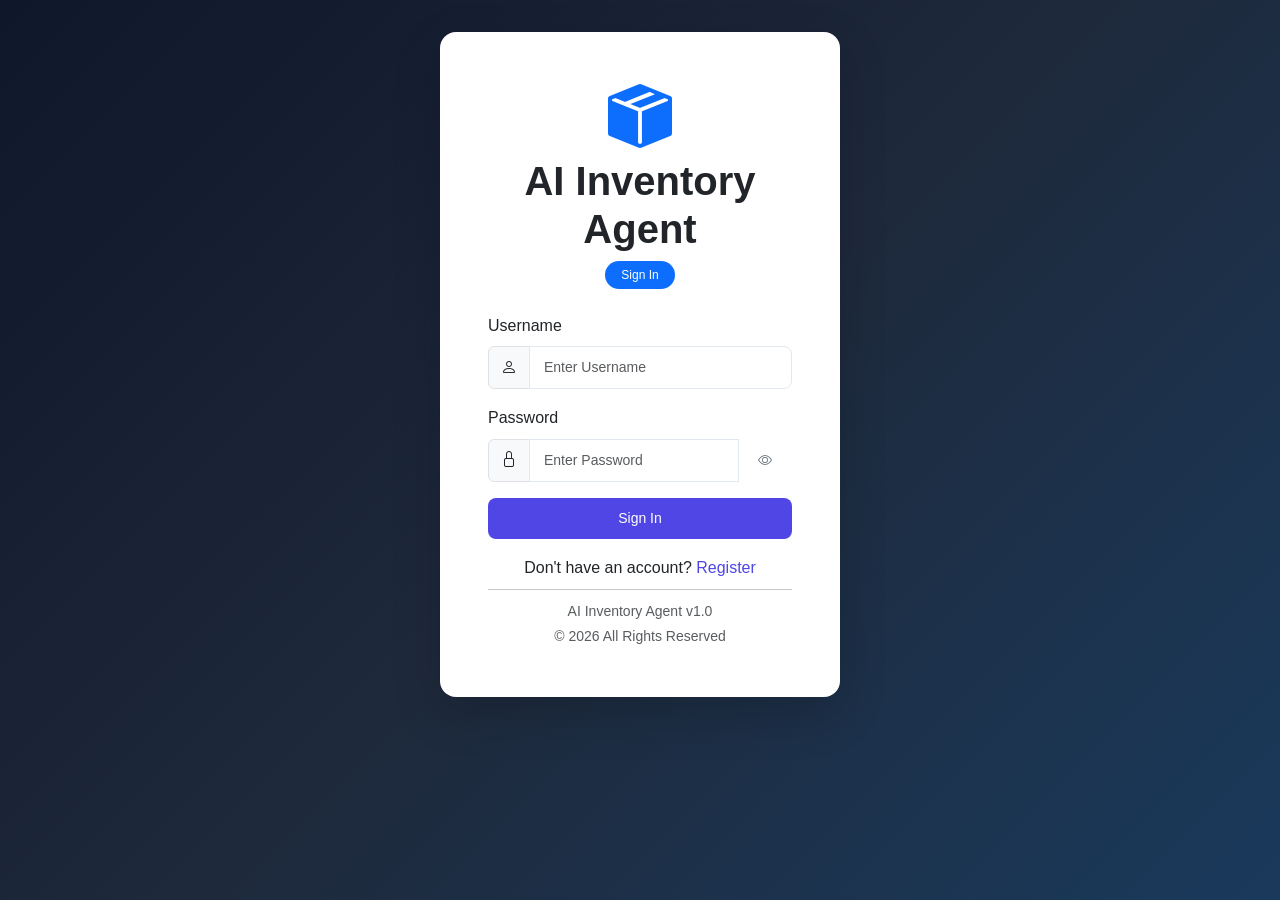
<file: frontend/sales.html>
<!DOCTYPE html>
<html lang="en">
<head>
    <meta charset="UTF-8">
    <meta name="viewport" content="width=device-width, initial-scale=1.0">
    <title>Sales - AI Inventory Agent</title>
    <link href="https://cdn.jsdelivr.net/npm/bootstrap@5.3.3/dist/css/bootstrap.min.css" rel="stylesheet">
    <link href="https://cdn.jsdelivr.net/npm/bootstrap-icons@1.11.3/font/bootstrap-icons.min.css" rel="stylesheet">
    <link rel="stylesheet" href="css/style.css">
</head>
<body>
    <nav class="sidebar" id="sidebar">
        <div class="sidebar-header">
            <div class="logo-icon"><i class="bi bi-box-seam-fill"></i></div>
            <div>
                <h2>AI Inventory</h2>
                <p>Management System</p>
            </div>
        </div>
        <ul class="sidebar-nav">
            <li><a href="dashboard.html"><i class="bi bi-speedometer2"></i> Dashboard</a></li>
            <li><a href="products.html"><i class="bi bi-box"></i> Products</a></li>
            <li><a href="inventory.html"><i class="bi bi-arrow-left-right"></i> Inventory</a></li>
            <li><a href="suppliers.html"><i class="bi bi-truck"></i> Suppliers</a></li>
            <li class="active"><a href="sales.html"><i class="bi bi-cart-check"></i> Sales</a></li>
            <li><a href="purchases.html"><i class="bi bi-bag"></i> Purchases</a></li>
            <li><a href="ai-agent.html"><i class="bi bi-robot"></i> AI Agent</a></li>
            <li><a href="reports.html"><i class="bi bi-graph-up"></i> Reports</a></li>
            <li><a href="profile.html"><i class="bi bi-person-circle"></i> Profile</a></li>
            <li class="logout-item"><a href="#" onclick="logout()"><i class="bi bi-box-arrow-left"></i> Logout</a></li>
        </ul>
    </nav>

    <div class="main-content">
        <div class="top-bar d-flex justify-content-between align-items-center mb-4">
            <button class="btn d-md-none" onclick="toggleSidebar()"><i class="bi bi-list fs-4"></i></button>
            <h4 class="mb-0">Sales</h4>
            <div class="d-flex align-items-center gap-2">
                <span id="userDisplay"></span>
            </div>
        </div>

        <div class="d-flex justify-content-between align-items-center mb-3 flex-wrap gap-2">
            <div class="d-flex gap-2 flex-wrap align-items-center">
                <div class="search-bar mb-0 flex-grow-1">
                    <div class="search-input">
                        <i class="bi bi-search"></i>
                        <input type="text" id="searchInput" placeholder="Search sales..." oninput="searchSales()">
                    </div>
                </div>
                <button class="btn btn-outline" onclick="toggleFilter('salesFilterPanel')"><i class="bi bi-funnel"></i> Filters</button>
            </div>
            <button class="btn btn-primary" onclick="openModal('addSaleModal')">
                <i class="bi bi-plus-lg"></i> Record Sale
            </button>
        </div>

        <div class="filter-panel" id="salesFilterPanel">
            <div class="filter-row">
                <div class="filter-group">
                    <label>Customer</label>
                    <input type="text" class="form-control" id="saleCustomerFilter" placeholder="Customer name...">
                </div>
                <div class="filter-group">
                    <label>Product</label>
                    <select class="form-control" id="saleProductFilter">
                        <option value="">All Products</option>
                    </select>
                </div>
                <div class="filter-group">
                    <label>Status</label>
                    <select class="form-control" id="saleStatusFilter">
                        <option value="">All Status</option>
                        <option value="COMPLETED">Completed</option>
                        <option value="PENDING">Pending</option>
                        <option value="CANCELLED">Cancelled</option>
                    </select>
                </div>
                <div class="filter-group">
                    <label>From</label>
                    <input type="date" class="form-control" id="saleDateFrom">
                </div>
                <div class="filter-group">
                    <label>To</label>
                    <input type="date" class="form-control" id="saleDateTo">
                </div>
                <div class="filter-actions">
                    <button class="btn btn-primary" onclick="filterSales()"><i class="bi bi-funnel"></i> Apply</button>
                    <button class="btn btn-outline" onclick="clearSalesFilter()"><i class="bi bi-x-lg"></i> Clear</button>
                </div>
            </div>
        </div>

        <div class="stats-grid">
            <div class="stat-card">
                <div class="stat-icon green"><i class="bi bi-currency-dollar"></i></div>
                <div class="stat-info">
                    <h4 id="totalRevenue">$0.00</h4>
                    <p>Total Revenue</p>
                </div>
            </div>
            <div class="stat-card">
                <div class="stat-icon blue"><i class="bi bi-receipt"></i></div>
                <div class="stat-info">
                    <h4 id="totalSaleCount">0</h4>
                    <p>Total Sales</p>
                </div>
            </div>
            <div class="stat-card">
                <div class="stat-icon purple"><i class="bi bi-bag-check"></i></div>
                <div class="stat-info">
                    <h4 id="todaySales">0</h4>
                    <p>Today's Sales</p>
                </div>
            </div>
            <div class="stat-card">
                <div class="stat-icon orange"><i class="bi bi-clock-history"></i></div>
                <div class="stat-info">
                    <h4 id="pendingSales">0</h4>
                    <p>Pending Sales</p>
                </div>
            </div>
        </div>

        <div class="card">
            <div class="card-header">
                <h3>Sales History</h3>
            </div>
            <div class="table-container">
                <table>
                    <thead>
                        <tr>
                            <th>Product</th>
                            <th>Customer</th>
                            <th>Qty</th>
                            <th>Unit Price</th>
                            <th>Total</th>
                            <th>Date</th>
                            <th>Status</th>
                        </tr>
                    </thead>
                    <tbody id="salesTableBody">
                        <tr>
                            <td colspan="7" class="empty-state">
                                <div class="loading-overlay"><div class="spinner"></div> Loading sales...</div>
                            </td>
                        </tr>
                    </tbody>
                </table>
            </div>
        </div>
    </div>

    <div class="modal-overlay" id="addSaleModal">
        <div class="modal">
            <div class="modal-header">
                <h3>Record New Sale</h3>
                <button class="close-btn" onclick="closeModal('addSaleModal')">&times;</button>
            </div>
            <div class="modal-body">
                <form id="saleForm" onsubmit="saveSale(event)">
                    <div class="form-group">
                        <label for="saleProduct">Product *</label>
                        <select id="saleProduct" class="form-control" required onchange="updateSalePrice()">
                            <option value="">Select a product</option>
                        </select>
                    </div>
                    <div class="form-group">
                        <label for="saleCustomer">Customer Name *</label>
                        <input type="text" id="saleCustomer" class="form-control" placeholder="Customer name" required>
                    </div>
                    <div class="form-row">
                        <div class="form-group">
                            <label for="saleQuantity">Quantity *</label>
                            <input type="number" id="saleQuantity" class="form-control" placeholder="0" min="1" required oninput="calculateSaleTotal()">
                        </div>
                        <div class="form-group">
                            <label for="saleUnitPrice">Unit Price ($) *</label>
                            <input type="number" id="saleUnitPrice" class="form-control" placeholder="0.00" step="0.01" min="0.01" required oninput="calculateSaleTotal()">
                        </div>
                    </div>
                    <div class="form-group">
                        <label>Total Amount</label>
                        <input type="text" id="saleTotal" class="form-control" readonly value="$0.00" style="background: #f1f5f9; font-weight: 600;">
                    </div>
                </form>
            </div>
            <div class="modal-footer">
                <button class="btn btn-outline" onclick="closeModal('addSaleModal')">Cancel</button>
                <button class="btn btn-primary" onclick="document.getElementById('saleForm').requestSubmit()">
                    <i class="bi bi-check-lg"></i> Save Sale
                </button>
            </div>
        </div>
    </div>

    <script src="https://cdn.jsdelivr.net/npm/bootstrap@5.3.3/dist/js/bootstrap.bundle.min.js"></script>
    <script src="js/config.js"></script>
    <script src="js/common.js"></script>
    <script src="js/sales.js"></script>
</body>
</html>
</file>
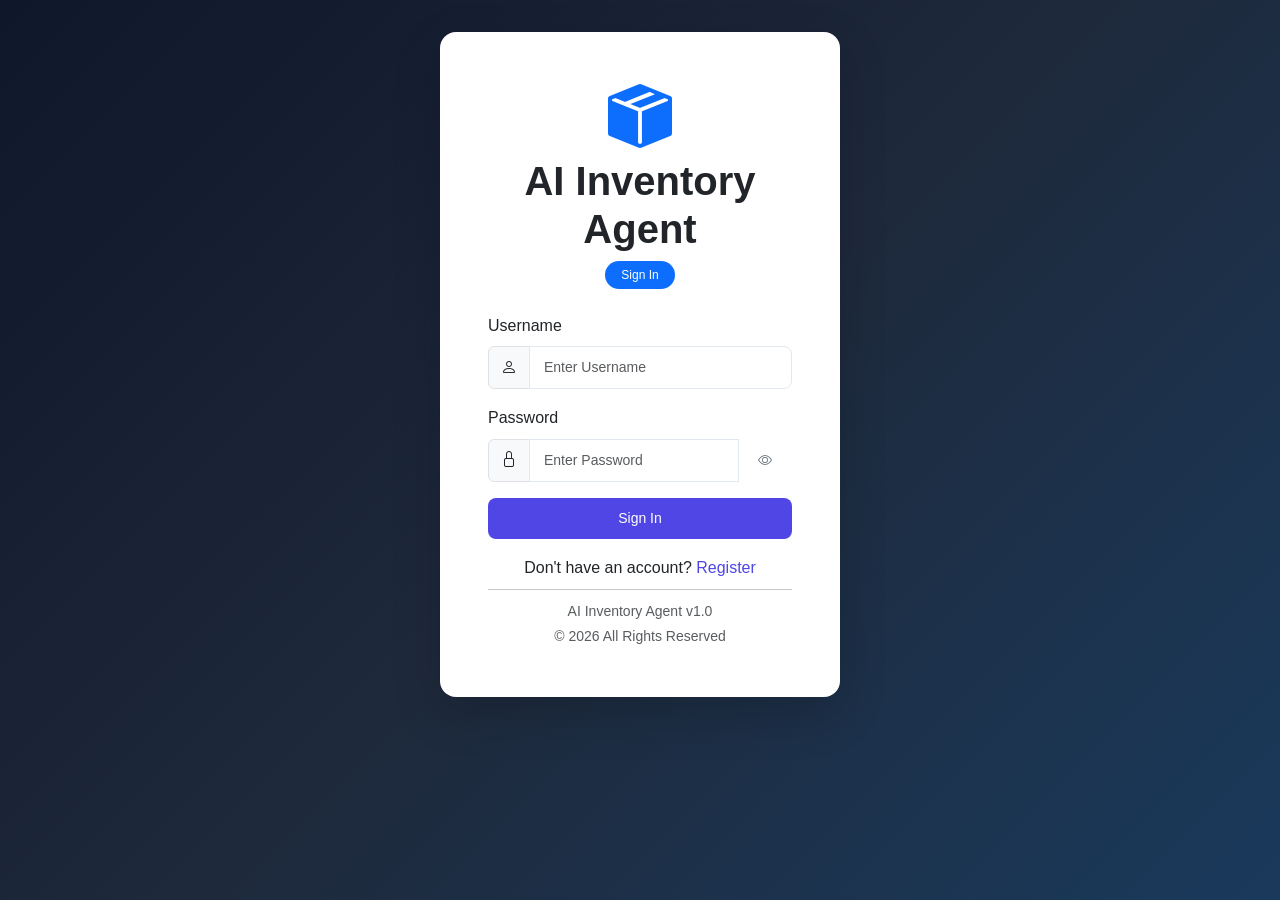
<file: frontend/suppliers.html>
<!DOCTYPE html>
<html lang="en">
<head>
    <meta charset="UTF-8">
    <meta name="viewport" content="width=device-width, initial-scale=1.0">
    <title>Suppliers - AI Inventory Agent</title>
    <link href="https://cdn.jsdelivr.net/npm/bootstrap@5.3.3/dist/css/bootstrap.min.css" rel="stylesheet">
    <link href="https://cdn.jsdelivr.net/npm/bootstrap-icons@1.11.3/font/bootstrap-icons.min.css" rel="stylesheet">
    <link rel="stylesheet" href="css/style.css">
</head>
<body>
    <nav class="sidebar" id="sidebar">
        <div class="sidebar-header">
            <div class="logo-icon"><i class="bi bi-box-seam-fill"></i></div>
            <div>
                <h2>AI Inventory</h2>
                <p>Management System</p>
            </div>
        </div>
        <ul class="sidebar-nav">
            <li><a href="dashboard.html"><i class="bi bi-speedometer2"></i> Dashboard</a></li>
            <li><a href="products.html"><i class="bi bi-box"></i> Products</a></li>
            <li><a href="inventory.html"><i class="bi bi-arrow-left-right"></i> Inventory</a></li>
            <li class="active"><a href="suppliers.html"><i class="bi bi-truck"></i> Suppliers</a></li>
            <li><a href="sales.html"><i class="bi bi-cart-check"></i> Sales</a></li>
            <li><a href="purchases.html"><i class="bi bi-bag"></i> Purchases</a></li>
            <li><a href="ai-agent.html"><i class="bi bi-robot"></i> AI Agent</a></li>
            <li><a href="reports.html"><i class="bi bi-graph-up"></i> Reports</a></li>
            <li><a href="profile.html"><i class="bi bi-person-circle"></i> Profile</a></li>
            <li class="logout-item"><a href="#" onclick="logout()"><i class="bi bi-box-arrow-left"></i> Logout</a></li>
        </ul>
    </nav>

    <div class="main-content">
        <div class="top-bar d-flex justify-content-between align-items-center mb-4">
            <button class="btn d-md-none" onclick="toggleSidebar()"><i class="bi bi-list fs-4"></i></button>
            <h4 class="mb-0">Suppliers</h4>
            <div class="d-flex align-items-center gap-2">
                <span id="userDisplay"></span>
            </div>
        </div>

        <div class="d-flex justify-content-between align-items-center mb-3 flex-wrap gap-2">
            <div class="d-flex gap-2 flex-wrap align-items-center">
                <div class="search-bar mb-0 flex-grow-1">
                    <div class="search-input">
                        <i class="bi bi-search"></i>
                        <input type="text" id="searchInput" placeholder="Search suppliers..." oninput="searchSuppliers()">
                    </div>
                </div>
                <button class="btn btn-outline" onclick="toggleFilter('suppliersFilterPanel')"><i class="bi bi-funnel"></i> Filters</button>
            </div>
            <button class="btn btn-primary" onclick="resetSupplierForm(); openModal('addSupplierModal')">
                <i class="bi bi-plus-lg"></i> Add Supplier
            </button>
        </div>

        <div class="filter-panel" id="suppliersFilterPanel">
            <div class="filter-row">
                <div class="filter-group">
                    <label>Has Email</label>
                    <select class="form-control" id="supplierEmailFilter">
                        <option value="">All</option>
                        <option value="yes">With Email</option>
                        <option value="no">Without Email</option>
                    </select>
                </div>
                <div class="filter-group">
                    <label>Has Phone</label>
                    <select class="form-control" id="supplierPhoneFilter">
                        <option value="">All</option>
                        <option value="yes">With Phone</option>
                        <option value="no">Without Phone</option>
                    </select>
                </div>
                <div class="filter-group">
                    <label>Sort By</label>
                    <select class="form-control" id="supplierSortFilter">
                        <option value="">Default</option>
                        <option value="name">Name A-Z</option>
                    </select>
                </div>
                <div class="filter-actions">
                    <button class="btn btn-primary" onclick="applySupplierFilters()"><i class="bi bi-funnel"></i> Apply</button>
                    <button class="btn btn-outline" onclick="clearSupplierFilters()"><i class="bi bi-x-lg"></i> Clear</button>
                </div>
            </div>
        </div>

        <div class="card">
            <div class="table-container">
                <table>
                    <thead>
                        <tr>
                            <th>Name</th>
                            <th>Contact</th>
                            <th>Email</th>
                            <th>Phone</th>
                            <th>Address</th>
                            <th>Actions</th>
                        </tr>
                    </thead>
                    <tbody id="suppliersTableBody">
                        <tr>
                            <td colspan="6" class="empty-state">
                                <div class="loading-overlay"><div class="spinner"></div> Loading suppliers...</div>
                            </td>
                        </tr>
                    </tbody>
                </table>
            </div>
        </div>
    </div>

    <div class="modal-overlay" id="addSupplierModal">
        <div class="modal">
            <div class="modal-header">
                <h3 id="supplierModalTitle">Add New Supplier</h3>
                <button class="close-btn" onclick="closeModal('addSupplierModal')">&times;</button>
            </div>
            <div class="modal-body">
                <form id="supplierForm" onsubmit="saveSupplier(event)">
                    <input type="hidden" id="editSupplierId" value="">
                    <div class="form-group">
                        <label for="supplierName">Supplier Name *</label>
                        <input type="text" id="supplierName" class="form-control" placeholder="Supplier name" required>
                    </div>
                    <div class="form-group">
                        <label for="supplierContact">Contact Person</label>
                        <input type="text" id="supplierContact" class="form-control" placeholder="Contact person name">
                    </div>
                    <div class="form-row">
                        <div class="form-group">
                            <label for="supplierEmail">Email</label>
                            <input type="email" id="supplierEmail" class="form-control" placeholder="email@example.com">
                        </div>
                        <div class="form-group">
                            <label for="supplierPhone">Phone</label>
                            <input type="text" id="supplierPhone" class="form-control" placeholder="+1 (555) 000-0000">
                        </div>
                    </div>
                    <div class="form-group">
                        <label for="supplierAddress">Address</label>
                        <textarea id="supplierAddress" class="form-control" placeholder="Full address"></textarea>
                    </div>
                </form>
            </div>
            <div class="modal-footer">
                <button class="btn btn-outline" onclick="closeModal('addSupplierModal')">Cancel</button>
                <button class="btn btn-primary" onclick="document.getElementById('supplierForm').requestSubmit()">
                    <i class="bi bi-check-lg"></i> Save Supplier
                </button>
            </div>
        </div>
    </div>

    <script src="https://cdn.jsdelivr.net/npm/bootstrap@5.3.3/dist/js/bootstrap.bundle.min.js"></script>
    <script src="js/config.js"></script>
    <script src="js/common.js"></script>
    <script src="js/suppliers.js"></script>
</body>
</html>
</file>
<file: frontend/css/style.css>
:root {
    --primary: #4f46e5;
    --primary-dark: #4338ca;
    --primary-light: #818cf8;
    --secondary: #0ea5e9;
    --success: #10b981;
    --warning: #f59e0b;
    --danger: #ef4444;
    --dark: #1e293b;
    --dark-light: #334155;
    --gray: #64748b;
    --gray-light: #94a3b8;
    --gray-lighter: #e2e8f0;
    --light: #f1f5f9;
    --white: #ffffff;
    --sidebar-width: 260px;
    --header-height: 64px;
    --shadow-sm: 0 1px 2px rgba(0,0,0,0.05);
    --shadow: 0 1px 3px rgba(0,0,0,0.1), 0 1px 2px rgba(0,0,0,0.06);
    --shadow-md: 0 4px 6px rgba(0,0,0,0.07), 0 2px 4px rgba(0,0,0,0.06);
    --shadow-lg: 0 10px 15px rgba(0,0,0,0.1), 0 4px 6px rgba(0,0,0,0.05);
    --radius: 8px;
    --radius-lg: 12px;
}

* {
    margin: 0;
    padding: 0;
    box-sizing: border-box;
}

body {
    font-family: -apple-system, BlinkMacSystemFont, 'Segoe UI', Roboto, 'Helvetica Neue', Arial, sans-serif;
    background-color: var(--light);
    color: var(--dark);
    line-height: 1.6;
    min-height: 100vh;
}

a {
    text-decoration: none;
    color: var(--primary);
}

a:hover {
    color: var(--primary-dark);
}

/* Sidebar */
.sidebar {
    position: fixed;
    top: 0;
    left: 0;
    width: var(--sidebar-width);
    height: 100vh;
    background: var(--dark);
    color: var(--white);
    z-index: 1000;
    overflow-y: auto;
    transition: transform 0.3s ease;
}

.sidebar-header {
    padding: 20px;
    border-bottom: 1px solid var(--dark-light);
    display: flex;
    align-items: center;
    gap: 12px;
}

.sidebar-header .logo-icon {
    width: 40px;
    height: 40px;
    background: var(--primary);
    border-radius: var(--radius);
    display: flex;
    align-items: center;
    justify-content: center;
    font-size: 18px;
    color: var(--white);
    flex-shrink: 0;
}

.sidebar-header h2 {
    font-size: 16px;
    font-weight: 600;
    line-height: 1.3;
}

.sidebar-header p {
    font-size: 11px;
    color: var(--gray-light);
    margin-top: 2px;
}

.sidebar-nav {
    padding: 12px 0;
    list-style: none;
}

.sidebar-nav li a {
    display: flex;
    align-items: center;
    gap: 12px;
    padding: 12px 20px;
    color: var(--gray-light);
    font-size: 14px;
    transition: all 0.2s;
    border-left: 3px solid transparent;
}

.sidebar-nav li a i {
    width: 20px;
    text-align: center;
    font-size: 16px;
}

.sidebar-nav li a:hover {
    background: var(--dark-light);
    color: var(--white);
}

.sidebar-nav li.active a {
    background: rgba(79, 70, 229, 0.15);
    color: var(--primary-light);
    border-left-color: var(--primary);
}

.sidebar-nav li.logout-item {
    border-top: 1px solid var(--dark-light);
    margin-top: 8px;
    padding-top: 8px;
}

.sidebar-nav li.logout-item a {
    color: var(--danger);
}

.sidebar-nav li.logout-item a:hover {
    background: rgba(239, 68, 68, 0.1);
    color: var(--danger);
}

.sidebar-user {
    padding: 16px 20px;
    border-top: 1px solid var(--dark-light);
    display: flex;
    align-items: center;
    gap: 12px;
    margin-top: auto;
}

.sidebar-user-avatar {
    width: 36px;
    height: 36px;
    background: var(--primary);
    border-radius: 50%;
    display: flex;
    align-items: center;
    justify-content: center;
    font-size: 14px;
    font-weight: 600;
    color: var(--white);
    flex-shrink: 0;
}

.sidebar-user-info {
    flex: 1;
    min-width: 0;
}

.sidebar-user-name {
    font-size: 13px;
    font-weight: 600;
    white-space: nowrap;
    overflow: hidden;
    text-overflow: ellipsis;
}

.sidebar-user-role {
    font-size: 11px;
    color: var(--gray-light);
}

/* Main Content */
.main-content {
    margin-left: var(--sidebar-width);
    min-height: 100vh;
    padding: 24px;
}

.page-header {
    display: flex;
    justify-content: space-between;
    align-items: center;
    margin-bottom: 24px;
    flex-wrap: wrap;
    gap: 12px;
}

.page-header h1 {
    font-size: 24px;
    font-weight: 700;
    color: var(--dark);
}

.page-header .breadcrumb {
    font-size: 13px;
    color: var(--gray);
}

/* Cards */
.card {
    background: var(--white);
    border-radius: var(--radius-lg);
    box-shadow: var(--shadow);
    padding: 24px;
    margin-bottom: 20px;
}

.card-header {
    display: flex;
    justify-content: space-between;
    align-items: center;
    margin-bottom: 16px;
}

.card-header h3 {
    font-size: 16px;
    font-weight: 600;
    color: var(--dark);
}

/* Stats */
.stats-grid {
    display: grid;
    grid-template-columns: repeat(auto-fit, minmax(220px, 1fr));
    gap: 20px;
    margin-bottom: 24px;
}

.stat-card {
    background: var(--white);
    border-radius: var(--radius-lg);
    box-shadow: var(--shadow);
    padding: 24px;
    display: flex;
    align-items: center;
    gap: 16px;
    transition: transform 0.2s, box-shadow 0.2s;
}

.stat-card:hover {
    transform: translateY(-2px);
    box-shadow: var(--shadow-md);
}

.stat-icon {
    width: 56px;
    height: 56px;
    border-radius: var(--radius);
    display: flex;
    align-items: center;
    justify-content: center;
    font-size: 24px;
    flex-shrink: 0;
}

.stat-icon.blue {
    background: rgba(14, 165, 233, 0.1);
    color: var(--secondary);
}

.stat-icon.green {
    background: rgba(16, 185, 129, 0.1);
    color: var(--success);
}

.stat-icon.purple {
    background: rgba(79, 70, 229, 0.1);
    color: var(--primary);
}

.stat-icon.orange {
    background: rgba(245, 158, 11, 0.1);
    color: var(--warning);
}

.stat-icon.red {
    background: rgba(239, 68, 68, 0.1);
    color: var(--danger);
}

.stat-info h4 {
    font-size: 28px;
    font-weight: 700;
    color: var(--dark);
    line-height: 1.2;
}

.stat-info p {
    font-size: 13px;
    color: var(--gray);
    margin-top: 2px;
}

/* Tables */
.table-container {
    overflow-x: auto;
    margin: 0 -24px;
    padding: 0 24px;
}

table {
    width: 100%;
    border-collapse: collapse;
    font-size: 14px;
}

table thead th {
    background: var(--light);
    padding: 12px 16px;
    text-align: left;
    font-weight: 600;
    color: var(--gray);
    font-size: 12px;
    text-transform: uppercase;
    letter-spacing: 0.5px;
    border-bottom: 2px solid var(--gray-lighter);
    white-space: nowrap;
}

table tbody td {
    padding: 12px 16px;
    border-bottom: 1px solid var(--gray-lighter);
    color: var(--dark);
}

table tbody tr:hover {
    background: rgba(79, 70, 229, 0.03);
}

table tbody tr:last-child td {
    border-bottom: none;
}

/* Buttons */
.btn {
    display: inline-flex;
    align-items: center;
    gap: 8px;
    padding: 10px 20px;
    border: none;
    border-radius: var(--radius);
    font-size: 14px;
    font-weight: 500;
    cursor: pointer;
    transition: all 0.2s;
    white-space: nowrap;
}

.btn-primary {
    background: var(--primary);
    color: var(--white);
}

.btn-primary:hover {
    background: var(--primary-dark);
}

.btn-success {
    background: var(--success);
    color: var(--white);
}

.btn-success:hover {
    background: #059669;
}

.btn-warning {
    background: var(--warning);
    color: var(--white);
}

.btn-warning:hover {
    background: #d97706;
}

.btn-danger {
    background: var(--danger);
    color: var(--white);
}

.btn-danger:hover {
    background: #dc2626;
}

.btn-outline {
    background: transparent;
    border: 1px solid var(--gray-lighter);
    color: var(--gray);
}

.btn-outline:hover {
    background: var(--light);
    border-color: var(--gray);
}

.btn-sm {
    padding: 6px 12px;
    font-size: 12px;
}

.btn-icon {
    padding: 8px;
    border-radius: var(--radius);
}

/* Badges */
.badge {
    display: inline-block;
    padding: 4px 10px;
    border-radius: 20px;
    font-size: 12px;
    font-weight: 500;
}

.badge-success {
    background: rgba(16, 185, 129, 0.1);
    color: #059669;
}

.badge-warning {
    background: rgba(245, 158, 11, 0.1);
    color: #d97706;
}

.badge-danger {
    background: rgba(239, 68, 68, 0.1);
    color: #dc2626;
}

.badge-info {
    background: rgba(14, 165, 233, 0.1);
    color: #0284c7;
}

.badge-primary {
    background: rgba(79, 70, 229, 0.1);
    color: var(--primary);
}

/* Forms */
.form-group {
    margin-bottom: 16px;
}

.form-group label {
    display: block;
    font-size: 13px;
    font-weight: 500;
    color: var(--gray);
    margin-bottom: 6px;
}

.form-control {
    width: 100%;
    padding: 10px 14px;
    border: 1px solid var(--gray-lighter);
    border-radius: var(--radius);
    font-size: 14px;
    color: var(--dark);
    background: var(--white);
    transition: border-color 0.2s, box-shadow 0.2s;
}

.form-control:focus {
    outline: none;
    border-color: var(--primary);
    box-shadow: 0 0 0 3px rgba(79, 70, 229, 0.1);
}

select.form-control {
    appearance: none;
    background-image: url("data:image/svg+xml,%3Csvg xmlns='http://www.w3.org/2000/svg' width='12' height='12' fill='%2364748b' viewBox='0 0 16 16'%3E%3Cpath d='M8 11L3 6h10l-5 5z'/%3E%3C/svg%3E");
    background-repeat: no-repeat;
    background-position: right 12px center;
    padding-right: 36px;
}

textarea.form-control {
    resize: vertical;
    min-height: 80px;
}

.form-row {
    display: grid;
    grid-template-columns: 1fr 1fr;
    gap: 16px;
}

/* Modal */
.modal-overlay {
    display: none;
    position: fixed;
    top: 0;
    left: 0;
    width: 100%;
    height: 100%;
    background: rgba(0, 0, 0, 0.5);
    z-index: 2000;
    align-items: center;
    justify-content: center;
}

.modal-overlay.active {
    display: flex;
}

.modal {
    display: block !important;
    background: var(--white);
    border-radius: var(--radius-lg);
    width: 90%;
    max-width: 560px;
    max-height: 90vh;
    overflow-y: auto;
    box-shadow: var(--shadow-lg);
    position: relative !important;
    margin: 0 !important;
    padding: 0 !important;
    height: auto !important;
    opacity: 1 !important;
}

.modal-header {
    display: flex;
    justify-content: space-between;
    align-items: center;
    padding: 20px 24px;
    border-bottom: 1px solid var(--gray-lighter);
}

.modal-header h3 {
    font-size: 18px;
    font-weight: 600;
}

.modal-header .close-btn {
    background: none;
    border: none;
    font-size: 24px;
    cursor: pointer;
    color: var(--gray);
    padding: 0;
    line-height: 1;
}

.modal-header .close-btn:hover {
    color: var(--danger);
}

.modal-body {
    padding: 24px;
}

.modal-footer {
    display: flex;
    justify-content: flex-end;
    gap: 12px;
    padding: 16px 24px;
    border-top: 1px solid var(--gray-lighter);
}

/* Filter Panel */
.filter-panel {
    display: none;
    background: var(--white);
    border: 1px solid var(--gray-lighter);
    border-radius: var(--radius);
    padding: 16px 20px;
    margin-bottom: 16px;
    box-shadow: var(--shadow-sm);
    animation: slideDown 0.2s ease;
}

.filter-panel.active {
    display: block;
}

@keyframes slideDown {
    from { opacity: 0; transform: translateY(-8px); }
    to { opacity: 1; transform: translateY(0); }
}

.filter-panel .filter-row {
    display: flex;
    gap: 12px;
    align-items: end;
    flex-wrap: wrap;
}

.filter-panel .filter-group {
    display: flex;
    flex-direction: column;
    gap: 4px;
}

.filter-panel .filter-group label {
    font-size: 12px;
    font-weight: 600;
    color: var(--gray);
    text-transform: uppercase;
    letter-spacing: 0.5px;
}

.filter-panel .filter-group .form-control {
    min-width: 150px;
}

.filter-actions {
    display: flex;
    gap: 8px;
    align-items: end;
}

/* Search Bar */
.search-bar {
    display: flex;
    gap: 12px;
    align-items: center;
    margin-bottom: 20px;
    flex-wrap: wrap;
}

.search-bar .search-input {
    flex: 1;
    min-width: 200px;
    position: relative;
}

.search-bar .search-input input {
    width: 100%;
    padding: 10px 14px 10px 40px;
    border: 1px solid var(--gray-lighter);
    border-radius: var(--radius);
    font-size: 14px;
}

.search-bar .search-input input:focus {
    outline: none;
    border-color: var(--primary);
    box-shadow: 0 0 0 3px rgba(79, 70, 229, 0.1);
}

.search-bar .search-input i {
    position: absolute;
    left: 14px;
    top: 50%;
    transform: translateY(-50%);
    color: var(--gray-light);
}

/* Charts */
.charts-grid {
    display: grid;
    grid-template-columns: repeat(auto-fit, minmax(400px, 1fr));
    gap: 20px;
    margin-bottom: 24px;
}

.chart-container {
    position: relative;
    height: 300px;
}

/* Toast */
.toast {
    position: fixed;
    top: 20px;
    right: 20px;
    padding: 14px 20px;
    border-radius: var(--radius);
    color: var(--white);
    font-size: 14px;
    z-index: 3000;
    display: flex;
    align-items: center;
    gap: 12px;
    box-shadow: var(--shadow-lg);
    animation: slideIn 0.3s ease;
}

.toast button {
    background: none;
    border: none;
    color: var(--white);
    font-size: 18px;
    cursor: pointer;
    padding: 0;
    line-height: 1;
}

.toast-success {
    background: var(--success);
}

.toast-error {
    background: var(--danger);
}

.toast-warning {
    background: var(--warning);
}

@keyframes slideIn {
    from {
        transform: translateX(100%);
        opacity: 0;
    }
    to {
        transform: translateX(0);
        opacity: 1;
    }
}

/* Empty State */
.empty-state {
    text-align: center;
    padding: 48px 24px;
    color: var(--gray);
}

.empty-state i {
    font-size: 48px;
    color: var(--gray-lighter);
    margin-bottom: 16px;
}

.empty-state h3 {
    font-size: 18px;
    margin-bottom: 8px;
    color: var(--gray);
}

.empty-state p {
    font-size: 14px;
    margin-bottom: 20px;
}

/* Grid layouts */
.grid-2 {
    display: grid;
    grid-template-columns: repeat(auto-fit, minmax(400px, 1fr));
    gap: 20px;
}

/* Loading Spinner */
.spinner {
    display: inline-block;
    width: 20px;
    height: 20px;
    border: 2px solid var(--gray-lighter);
    border-top-color: var(--primary);
    border-radius: 50%;
    animation: spin 0.6s linear infinite;
}

@keyframes spin {
    to { transform: rotate(360deg); }
}

.loading-overlay {
    display: flex;
    align-items: center;
    justify-content: center;
    padding: 40px;
    gap: 12px;
    color: var(--gray);
}

/* Responsive */
@media (max-width: 768px) {
    .sidebar {
        transform: translateX(-100%);
    }

    .sidebar.active {
        transform: translateX(0);
    }

    .main-content {
        margin-left: 0;
    }

    .stats-grid {
        grid-template-columns: repeat(auto-fit, minmax(160px, 1fr));
    }

    .charts-grid {
        grid-template-columns: 1fr;
    }

    .form-row {
        grid-template-columns: 1fr;
    }

    .page-header {
        flex-direction: column;
        align-items: flex-start;
    }
}

/* Action buttons in table */
.action-buttons {
    display: flex;
    gap: 6px;
    flex-wrap: nowrap;
}

/* Pagination */
.pagination {
    display: flex;
    align-items: center;
    justify-content: center;
    gap: 8px;
    margin-top: 20px;
}

/* Date inputs */
input[type="date"].form-control {
    padding: 10px 14px;
}

/* === Auth Pages === */
.auth-wrapper {
    min-height: 100vh;
    background: linear-gradient(135deg, #0F172A 0%, #1E293B 50%, #1a3a5c 100%);
}

.auth-card {
    border-radius: 16px;
}

.auth-card .card-body {
    min-height: auto;
}

.login-bg {
    padding: 2rem 1rem;
}

/* Sidebar active state for pages */
.sidebar-nav li.active > a {
    background: rgba(79, 70, 229, 0.15);
    color: #818cf8;
    border-left: 3px solid #4f46e5;
}

/* Top bar */
.top-bar {
    padding: 12px 0;
}

/* AI chat */
.chat-container {
    height: 400px;
    overflow-y: auto;
    border: 1px solid #e2e8f0;
    border-radius: 12px;
    padding: 16px;
    background: #f8fafc;
}

.chat-bubble {
    max-width: 80%;
    padding: 12px 16px;
    border-radius: 12px;
    margin-bottom: 12px;
    font-size: 14px;
}

.chat-bubble.user {
    background: #3B82F6;
    color: white;
    margin-left: auto;
    border-bottom-right-radius: 4px;
}

.chat-bubble.ai {
    background: white;
    color: #1e293b;
    border: 1px solid #e2e8f0;
    border-bottom-left-radius: 4px;
}

.chat-input-area {
    display: flex;
    gap: 8px;
    margin-top: 12px;
}

.chat-input-area input {
    flex: 1;
}
</file>
